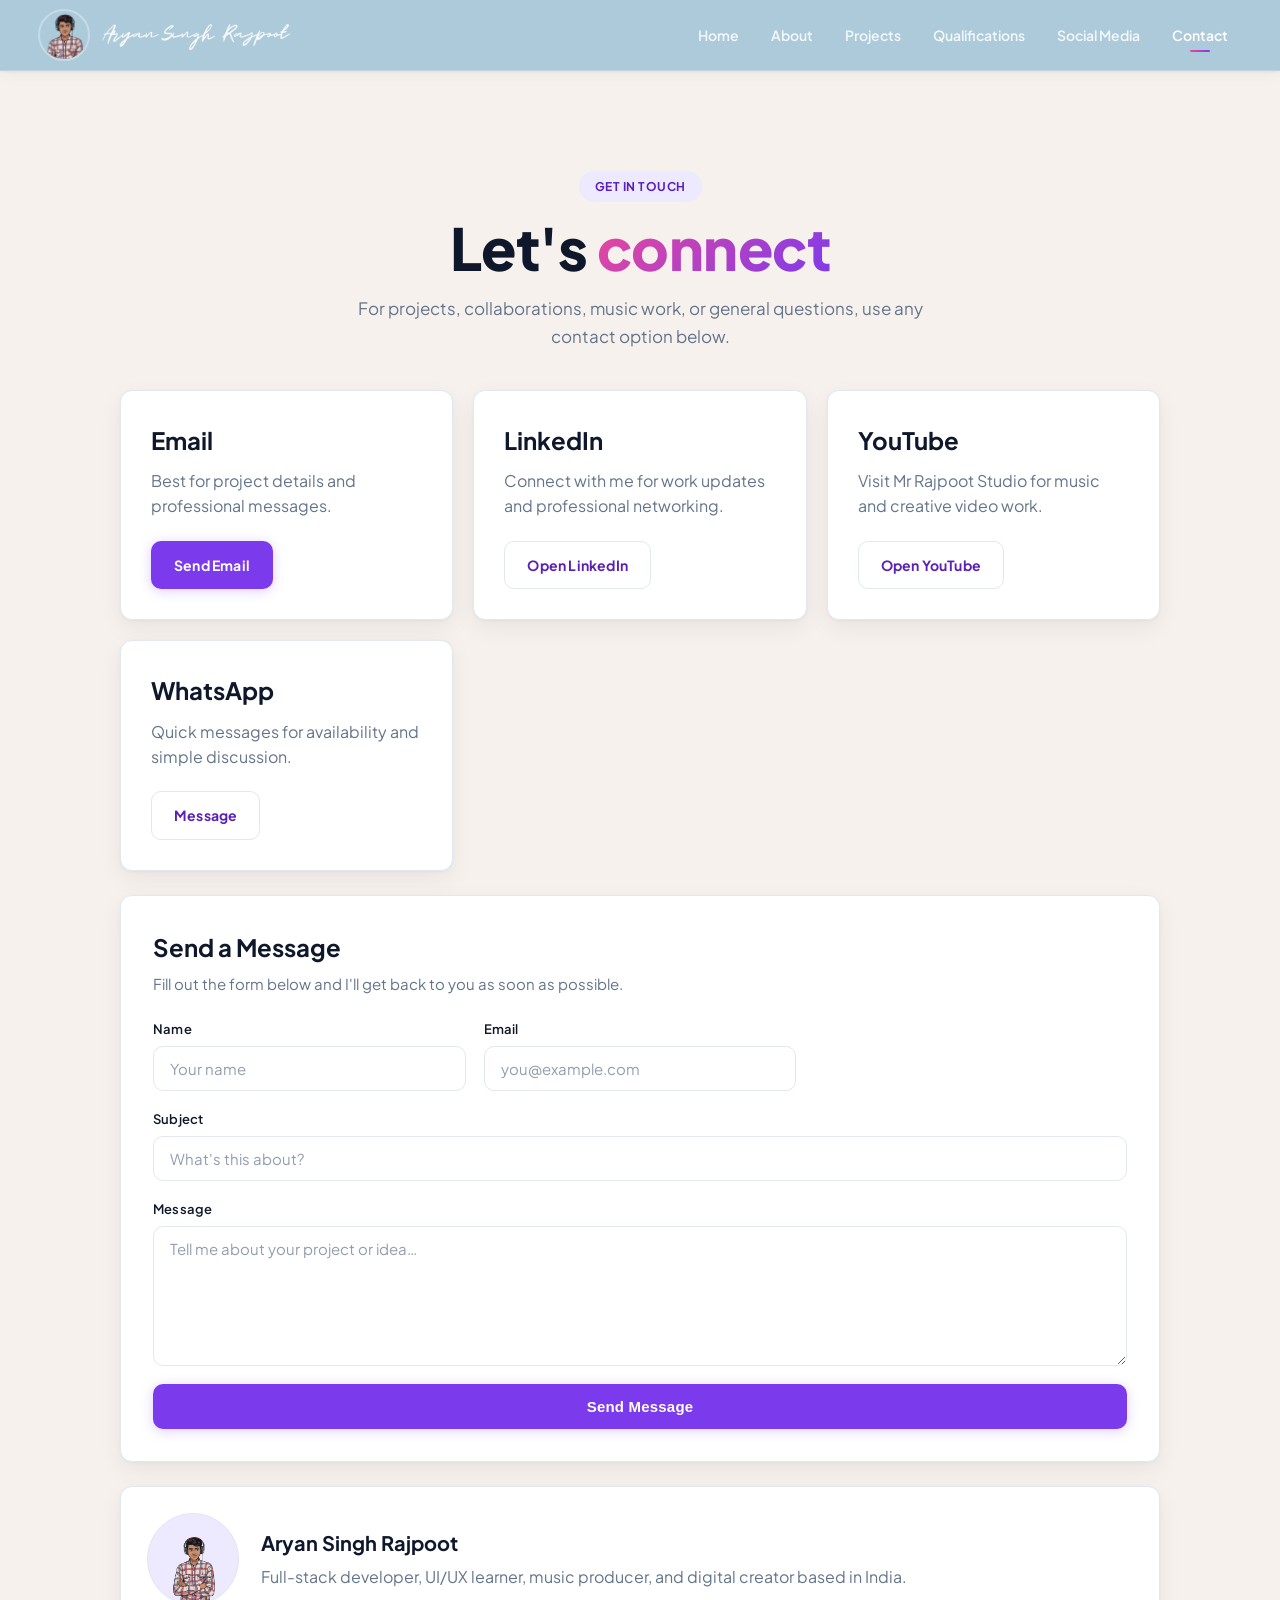
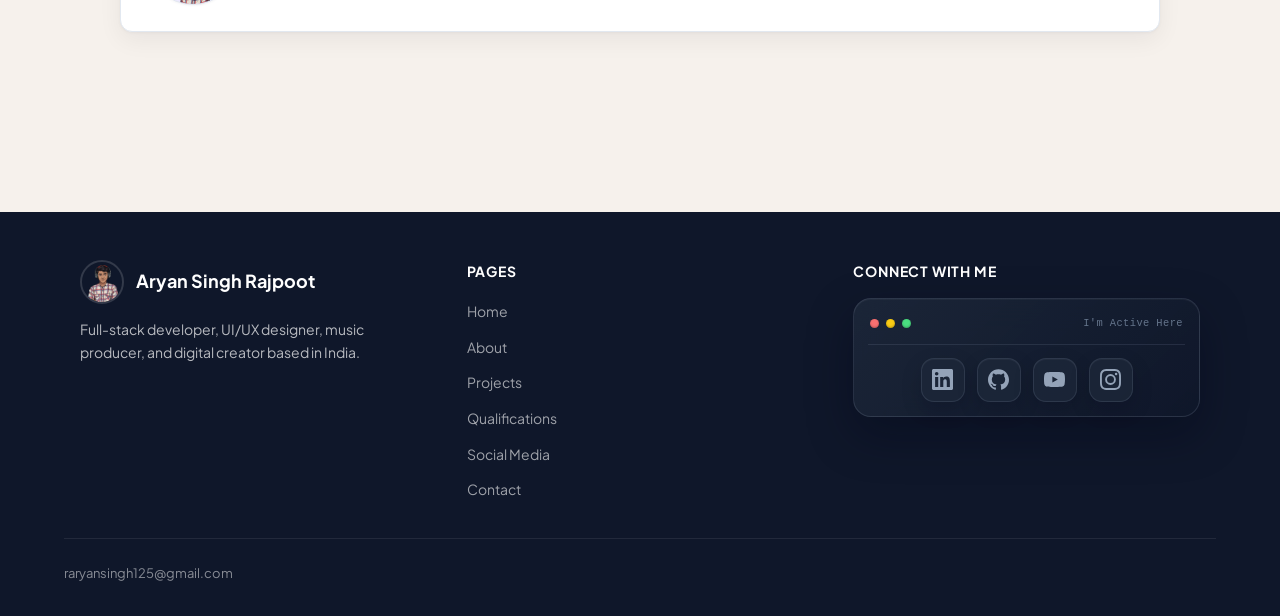
<file: Pages/contact/contact.html>
<!DOCTYPE html>
<html lang="en">
<head>
    <meta charset="UTF-8" />
    <meta name="viewport" content="width=device-width, initial-scale=1.0" />
    <title>Contact — Aryan Singh Rajpoot</title>
    <meta name="description" content="Get in touch with Aryan Singh Rajpoot for web development projects, collaborations, music work, or general questions." />

    <!-- Open Graph -->
    <meta property="og:title" content="Contact — Aryan Singh Rajpoot" />
    <meta property="og:description" content="Reach out for projects, collaborations, music work, or general questions." />
    <meta property="og:type" content="website" />
    <meta property="og:image" content="../../assets/png-images/mySketch.png" />

    <!-- Twitter Card -->
    <meta name="twitter:card" content="summary" />
    <meta name="twitter:title" content="Contact — Aryan Singh Rajpoot" />
    <meta name="twitter:description" content="Reach out for projects, collaborations, music work, or general questions." />

    <!-- Fonts -->
    <link rel="preconnect" href="https://fonts.googleapis.com">
    <link rel="preconnect" href="https://fonts.gstatic.com" crossorigin>
    <link rel="preload" as="style" href="https://fonts.googleapis.com/css2?family=Plus+Jakarta+Sans:wght@400;500;600;700;800&display=swap" />
    <link rel="stylesheet" href="https://fonts.googleapis.com/css2?family=Plus+Jakarta+Sans:wght@400;500;600;700;800&display=swap" media="print" onload="this.media='all'" />
    <noscript>
        <link rel="stylesheet" href="https://fonts.googleapis.com/css2?family=Plus+Jakarta+Sans:wght@400;500;600;700;800&display=swap" />
    </noscript>

    <!-- Styles -->
    <link rel="stylesheet" href="../../global.css" />
    <link rel="stylesheet" href="../../navbar.css" />
    <link rel="stylesheet" href="contact.css" />
</head>
<body>

    <a class="skip-link" href="#main-content">Skip to main content</a>

    <!-- ═══ Site Header ═══ -->
    <header class="site-header">
        <nav class="navbar" aria-label="Primary navigation">
            <div class="nav-inner">
                <a class="brand" href="../../index.html">
                    <img src="../../assets/png-images/mySketch.png" alt="Aryan Singh Rajpoot logo" width="52" height="52" />
                    <img class="signature" src="../../assets/png-images/Aryan Signature.png" alt="Aryan Singh Rajpoot" width="189" height="26" />
                </a>
                <input class="menu-toggle" type="checkbox" id="menu-toggle" />
                <label class="menu-button" for="menu-toggle" aria-label="Toggle navigation menu">
                    <span></span>
                    <span></span>
                    <span></span>
                </label>
                <ul class="nav-links">
                    <li><a href="../../index.html">Home</a></li>
                    <li><a href="../about/about.html">About</a></li>
                    <li><a href="../projects/projects.html">Projects</a></li>
                    <li><a href="../qualifications/qualifications.html">Qualifications</a></li>
                    <li><a href="../social-media/social-media.html">Social Media</a></li>
                    <li><a class="active" href="contact.html" aria-current="page">Contact</a></li>
                </ul>
            </div>
        </nav>
    </header>

    <!-- ═══ Main Content ═══ -->
    <main id="main-content" class="page-shell contact-page">
        <header class="page-header center">
            <span class="eyebrow">Get in touch</span>
            <h1>Let's <span class="highlight">connect</span></h1>
            <p>For projects, collaborations, music work, or general questions, use any contact option below.</p>
        </header>

        <!-- Quick Contact Cards -->
        <section class="contact-grid fade-in-up" aria-label="Contact methods">
            <article class="contact-card card">
                <h2>Email</h2>
                <p>Best for project details and professional messages.</p>
                <a class="button primary" href="mailto:raryansingh125@gmail.com">Send Email</a>
            </article>

            <article class="contact-card card">
                <h2>LinkedIn</h2>
                <p>Connect with me for work updates and professional networking.</p>
                <a class="button secondary" href="https://www.linkedin.com/in/aryannoff/" target="_blank" rel="noopener">Open LinkedIn</a>
            </article>

            <article class="contact-card card">
                <h2>YouTube</h2>
                <p>Visit Mr Rajpoot Studio for music and creative video work.</p>
                <a class="button secondary" href="https://youtube.com/@MrRajpootStudio" target="_blank" rel="noopener">Open YouTube</a>
            </article>

            <article class="contact-card card">
                <h2>WhatsApp</h2>
                <p>Quick messages for availability and simple discussion.</p>
                <a class="button secondary" href="https://wa.me/91XXXXXXXXXX" target="_blank" rel="noopener">Message</a>
            </article>
        </section>

        <!-- Contact Form -->
        <section class="contact-form-section card fade-in-up" aria-label="Contact form">
            <h2>Send a Message</h2>
            <p class="form-intro">Fill out the form below and I'll get back to you as soon as possible.</p>

            <!-- To activate: replace "#" with your Formspree endpoint, e.g. "https://formspree.io/f/yourFormId" -->
            <form id="contact-form" class="contact-form" action="https://api.web3forms.com/submit" method="POST" novalidate>
                <input type="hidden" name="access_key" value="9fe7963b-2845-47a7-af6c-b1864e643658">
                <div class="form-group">
                    <label for="contact-name">Name</label>
                    <input type="text" id="contact-name" name="name" placeholder="Your name" required minlength="2" maxlength="100" autocomplete="name" />
                </div>

                <div class="form-group">
                    <label for="contact-email">Email</label>
                    <input type="email" id="contact-email" name="email" placeholder="you@example.com" required autocomplete="email" />
                </div>

                <div class="form-group full-width">
                    <label for="contact-subject">Subject</label>
                    <input type="text" id="contact-subject" name="subject" placeholder="What's this about?" required minlength="3" maxlength="200" />
                </div>

                <div class="form-group full-width">
                    <label for="contact-message">Message</label>
                    <textarea id="contact-message" name="message" placeholder="Tell me about your project or idea…" required minlength="10" maxlength="2000"></textarea>
                </div>

                <div class="form-group full-width">
                    <button type="submit" class="button primary">Send Message</button>
                </div>

                <div id="form-feedback" class="form-feedback" hidden></div>
            </form>
        </section>

        <!-- Author Card -->
        <section class="contact-note card fade-in-up" aria-label="About the author">
            <img src="../../assets/png-images/mySketch.png" alt="Aryan Singh Rajpoot" loading="lazy" width="92" height="92" />
            <div>
                <h2>Aryan Singh Rajpoot</h2>
                <p>Full-stack developer, UI/UX learner, music producer, and digital creator based in India.</p>
            </div>
        </section>
    </main>

    <!-- ═══ Site Footer ═══ -->
    <footer class="site-footer">
        <div class="footer-inner">
            <div class="footer-about">
                <div class="footer-brand">
                    <img src="../../assets/png-images/mySketch.png" alt="Aryan Singh Rajpoot" loading="lazy" width="44" height="44" />
                    <span>Aryan Singh Rajpoot</span>
                </div>
                <p>Full-stack developer, UI/UX designer, music producer, and digital creator based in India.</p>
            </div>
            <nav class="footer-nav" aria-label="Footer navigation">
                <h3>Pages</h3>
                <ul>
                    <li><a href="../../index.html">Home</a></li>
                    <li><a href="../about/about.html">About</a></li>
                    <li><a href="../projects/projects.html">Projects</a></li>
                    <li><a href="../qualifications/qualifications.html">Qualifications</a></li>
                    <li><a href="../social-media/social-media.html">Social Media</a></li>
                    <li><a href="contact.html">Contact</a></li>
                </ul>
            </nav>
            <div class="footer-social">
    <h3>Connect with Me</h3>

    <div class="social-window">
        <div class="social-window-header">
            <div class="window-controls" aria-hidden="true">
                <span class="window-dot dot-red"></span>
                <span class="window-dot dot-yellow"></span>
                <span class="window-dot dot-green"></span>
            </div>

            <span class="social-window-file">I'm Active Here</span>
        </div>

        <div class="footer-social-links">
            <a class="footer-social-link linkedin"
               href="https://www.linkedin.com/in/aryannoff/"
               target="_blank"
               rel="noopener noreferrer"
               aria-label="Visit my LinkedIn profile"
               data-tooltip="LinkedIn">

                <svg viewBox="0 0 24 24" aria-hidden="true">
                    <path d="M20.447 20.452h-3.554v-5.569c0-1.328-.027-3.037-1.852-3.037-1.853 0-2.136 1.445-2.136 2.939v5.667H9.351V9h3.414v1.561h.046c.477-.9 1.637-1.85 3.37-1.85 3.601 0 4.267 2.37 4.267 5.455v6.286zM5.337 7.433a2.062 2.062 0 01-2.063-2.065 2.064 2.064 0 112.063 2.065zm1.782 13.019H3.555V9h3.564v11.452zM22.225 0H1.771C.792 0 0 .774 0 1.729v20.542C0 23.227.792 24 1.771 24h20.451C23.2 24 24 23.227 24 22.271V1.729C24 .774 23.2 0 22.222 0h.003z"/>
                </svg>
            </a>

            <a class="footer-social-link github"
               href="https://github.com/"
               target="_blank"
               rel="noopener noreferrer"
               aria-label="Visit my GitHub profile"
               data-tooltip="GitHub">

                <svg viewBox="0 0 24 24" aria-hidden="true">
                    <path d="M12 .297c-6.63 0-12 5.373-12 12 0 5.303 3.438 9.8 8.205 11.385.6.113.82-.258.82-.577 0-.285-.01-1.04-.015-2.04-3.338.724-4.042-1.61-4.042-1.61C4.422 18.07 3.633 17.7 3.633 17.7c-1.087-.744.084-.729.084-.729 1.205.084 1.838 1.236 1.838 1.236 1.07 1.835 2.809 1.305 3.495.998.108-.776.417-1.305.76-1.605-2.665-.3-5.466-1.332-5.466-5.93 0-1.31.465-2.38 1.235-3.22-.135-.303-.54-1.523.105-3.176 0 0 1.005-.322 3.3 1.23.96-.267 1.98-.399 3-.405 1.02.006 2.04.138 3 .405 2.28-1.552 3.285-1.23 3.285-1.23.645 1.653.24 2.873.12 3.176.765.84 1.23 1.91 1.23 3.22 0 4.61-2.805 5.625-5.475 5.92.42.36.81 1.096.81 2.22 0 1.606-.015 2.896-.015 3.286 0 .315.21.69.825.57C20.565 22.092 24 17.592 24 12.297c0-6.627-5.373-12-12-12"/>
                </svg>
            </a>

            <a class="footer-social-link youtube"
               href="https://youtube.com/@MrRajpootStudio"
               target="_blank"
               rel="noopener noreferrer"
               aria-label="Visit Mr Rajpoot Studio on YouTube"
               data-tooltip="YouTube">

                <svg viewBox="0 0 24 24" aria-hidden="true">
                    <path d="M23.498 6.186a3.016 3.016 0 0 0-2.122-2.136C19.505 3.545 12 3.545 12 3.545s-7.505 0-9.377.505A3.017 3.017 0 0 0 .502 6.186C0 8.07 0 12 0 12s0 3.93.502 5.814a3.016 3.016 0 0 0 2.122 2.136c1.871.505 9.376.505 9.376.505s7.505 0 9.377-.505a3.015 3.015 0 0 0 2.122-2.136C24 15.93 24 12 24 12s0-3.93-.502-5.814zM9.545 15.568V8.432L15.818 12l-6.273 3.568z"/>
                </svg>
            </a>

            <a class="footer-social-link instagram"
               href="https://instagram.com/"
               target="_blank"
               rel="noopener noreferrer"
               aria-label="Visit my Instagram profile"
               data-tooltip="Instagram">

                <svg viewBox="0 0 24 24" aria-hidden="true">
                    <path d="M12 2.163c3.204 0 3.584.012 4.85.07 3.252.148 4.771 1.691 4.919 4.919.058 1.265.069 1.645.069 4.849s-.012 3.584-.069 4.849c-.149 3.225-1.664 4.771-4.919 4.919-1.266.058-1.644.07-4.85.07s-3.584-.012-4.849-.07c-3.26-.149-4.771-1.699-4.919-4.92-.058-1.265-.07-1.644-.07-4.849s.013-3.583.07-4.849C2.381 3.924 3.896 2.38 7.151 2.232 8.417 2.175 8.796 2.163 12 2.163zm0-2.163C8.741 0 8.333.014 7.053.072 2.695.272.273 2.69.073 7.052.014 8.333 0 8.741 0 12s.014 3.668.072 4.948c.2 4.358 2.618 6.78 6.98 6.98C8.333 23.986 8.741 24 12 24s3.668-.014 4.948-.072c4.354-.2 6.782-2.618 6.979-6.98C23.986 15.668 24 15.26 24 12s-.014-3.667-.072-4.947c-.196-4.354-2.617-6.78-6.979-6.98C15.668.014 15.26 0 12 0zm0 5.838a6.162 6.162 0 100 12.324 6.162 6.162 0 000-12.324zm0 10.162a4 4 0 110-8 4 4 0 010 8zm6.406-11.845a1.44 1.44 0 100 2.881 1.44 1.44 0 000-2.881z"/>
                </svg>
            </a>
        </div>
    </div>
</div>
        </div>
        <div class="footer-bottom">
            <a href="mailto:raryansingh125@gmail.com">raryansingh125@gmail.com</a>
        </div>
    </footer>

    <script src="../../main.js" defer></script>
</body>
</html>
</file>
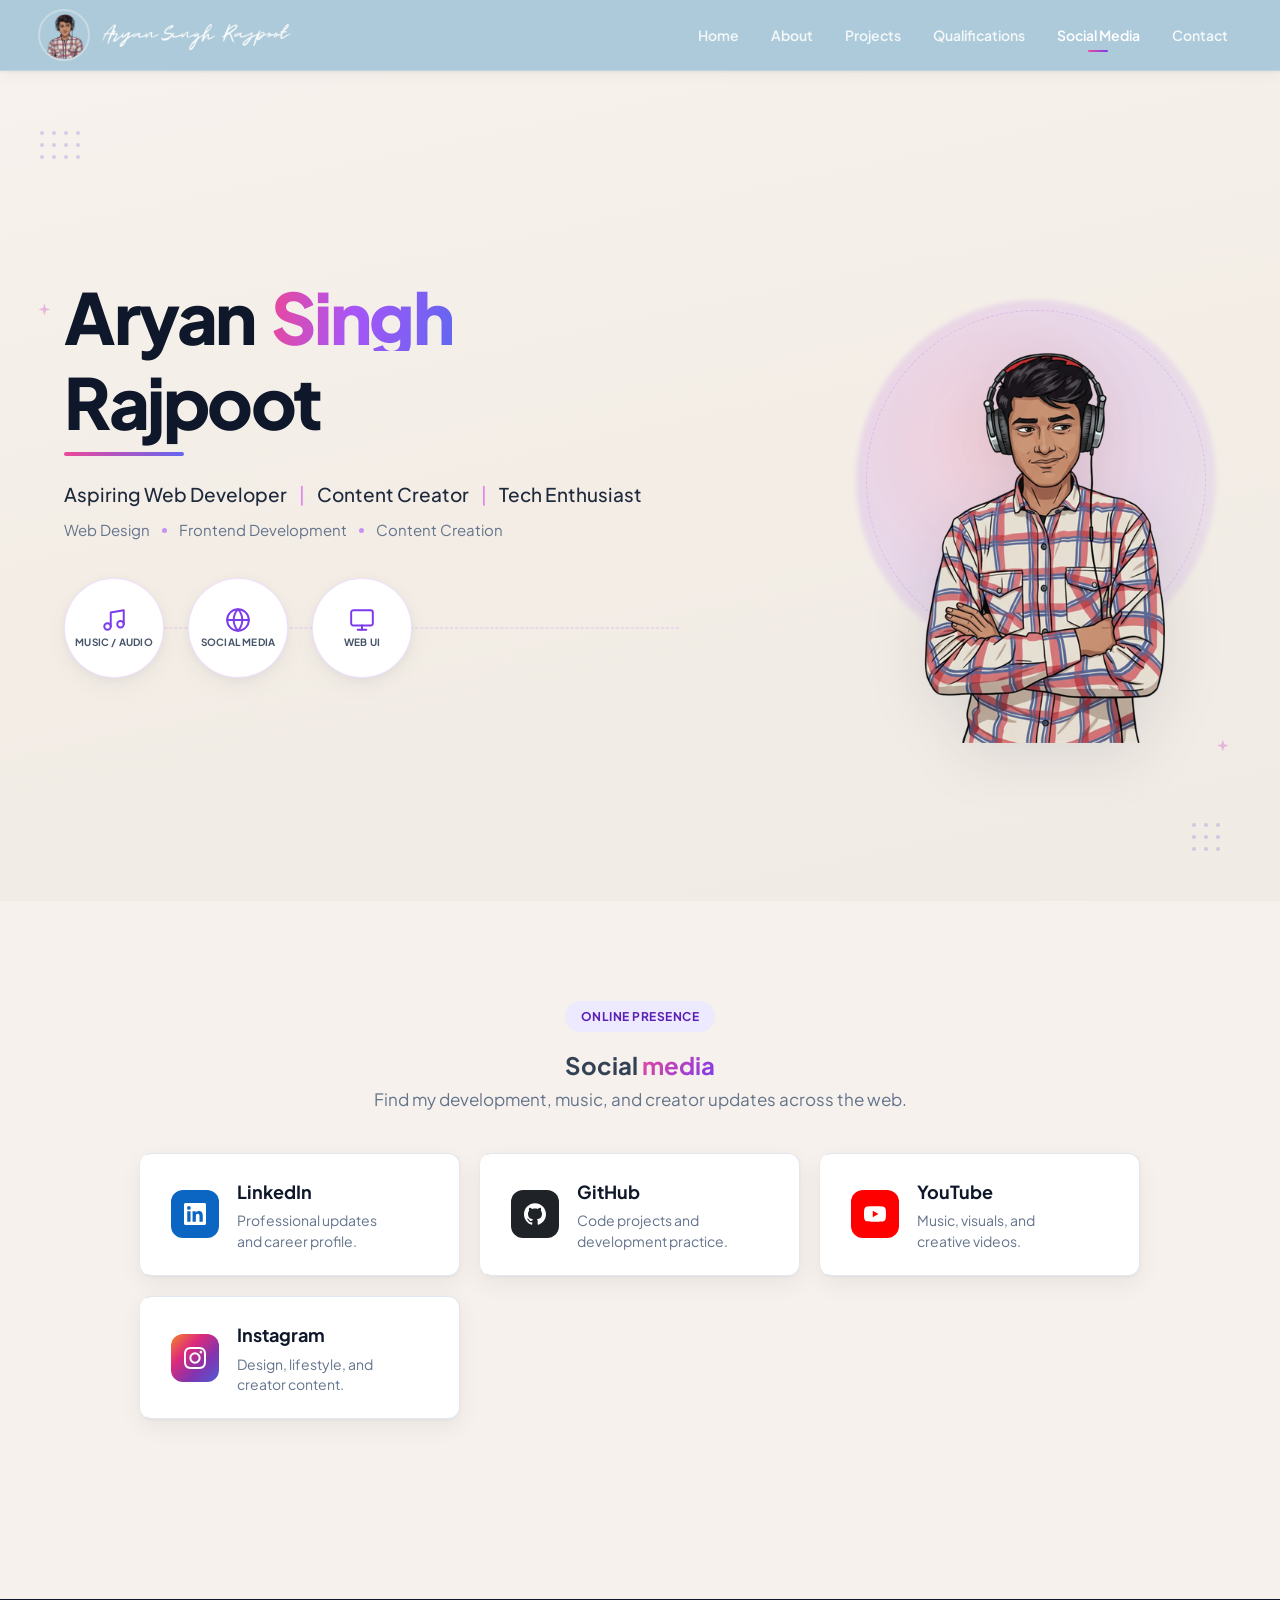
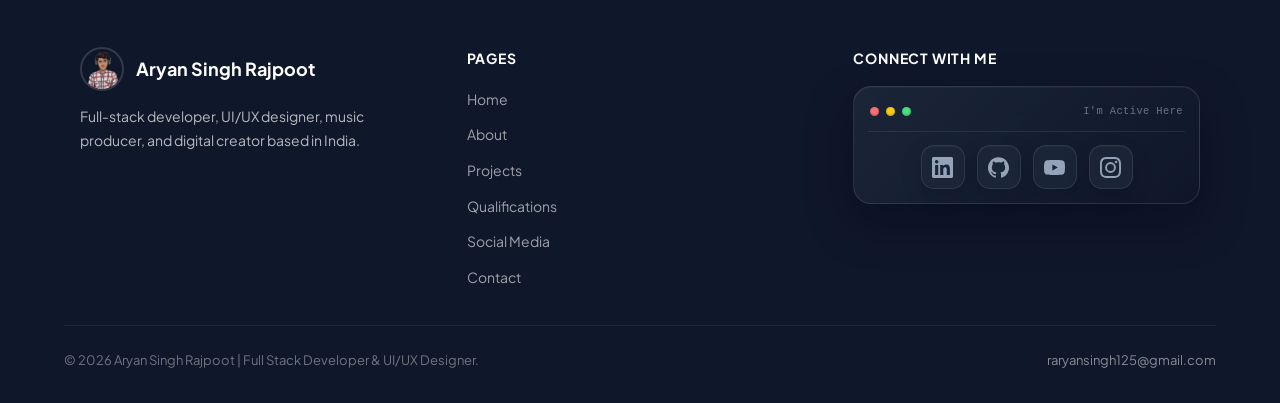
<file: Pages/social-media/social-media.html>
<!DOCTYPE html>
<html lang="en">

<head>
    <meta charset="UTF-8" />
    <meta name="viewport" content="width=device-width, initial-scale=1.0" />
    <title>Social Media — Aryan Singh Rajpoot</title>
    <meta name="description" content="Connect with Aryan Singh Rajpoot across LinkedIn, GitHub, YouTube, and Instagram. Web developer, content creator, and music producer." />

    <!-- Open Graph -->
    <meta property="og:title" content="Social Media — Aryan Singh Rajpoot" />
    <meta property="og:description" content="Find development, music, and creator updates across the web." />
    <meta property="og:type" content="website" />
    <meta property="og:image" content="../../assets/png-images/mySketch.png" />

    <!-- Twitter Card -->
    <meta name="twitter:card" content="summary" />
    <meta name="twitter:title" content="Social Media — Aryan Singh Rajpoot" />
    <meta name="twitter:description" content="Connect across LinkedIn, GitHub, YouTube, and Instagram." />

    <!-- Fonts -->
    <link rel="preconnect" href="https://fonts.googleapis.com">
    <link rel="preconnect" href="https://fonts.gstatic.com" crossorigin>
    <link rel="preload" as="style" href="https://fonts.googleapis.com/css2?family=Plus+Jakarta+Sans:wght@400;500;600;700;800&display=swap" />
    <link rel="stylesheet" href="https://fonts.googleapis.com/css2?family=Plus+Jakarta+Sans:wght@400;500;600;700;800&display=swap" media="print" onload="this.media='all'" />
    <noscript>
        <link rel="stylesheet" href="https://fonts.googleapis.com/css2?family=Plus+Jakarta+Sans:wght@400;500;600;700;800&display=swap" />
    </noscript>

    <!-- Styles -->
    <link rel="stylesheet" href="../../global.css" />
    <link rel="stylesheet" href="../../navbar.css" />
    <link rel="stylesheet" href="social-media.css" />
</head>

<body>

    <a class="skip-link" href="#main-content">Skip to main content</a>

    <!-- ═══ Site Header ═══ -->
    <header class="site-header">
        <nav class="navbar" aria-label="Primary navigation">
            <div class="nav-inner">
                <a class="brand" href="../../index.html">
                    <img src="../../assets/png-images/mySketch.png" alt="Aryan Singh Rajpoot logo" width="52" height="52" />
                    <img class="signature" src="../../assets/png-images/Aryan Signature.png" alt="Aryan Singh Rajpoot" width="189" height="26" />
                </a>
                <input class="menu-toggle" type="checkbox" id="menu-toggle" />
                <label class="menu-button" for="menu-toggle" aria-label="Toggle navigation menu">
                    <span></span>
                    <span></span>
                    <span></span>
                </label>
                <ul class="nav-links">
                    <li><a href="../../index.html">Home</a></li>
                    <li><a href="../about/about.html">About</a></li>
                    <li><a href="../projects/projects.html">Projects</a></li>
                    <li><a href="../qualifications/qualifications.html">Qualifications</a></li>
                    <li><a class="active" href="social-media.html" aria-current="page">Social Media</a></li>
                    <li><a href="../contact/contact.html">Contact</a></li>
                </ul>
            </div>
        </nav>
    </header>

    <!-- ═══ Main Content ═══ -->
    <main id="main-content">

        <!-- ════════════════════════════════════
             HERO BANNER
        ════════════════════════════════════ -->
        <section class="hero" id="hero-banner" aria-label="Hero introduction">

            <!-- Minimal decorative accents -->
            <div class="hero-decor">
                <div class="dot-grid dot-grid--tl" aria-hidden="true">
                    <span></span><span></span><span></span><span></span>
                    <span></span><span></span><span></span><span></span>
                    <span></span><span></span><span></span><span></span>
                </div>
                <div class="dot-grid dot-grid--br" aria-hidden="true">
                    <span></span><span></span><span></span>
                    <span></span><span></span><span></span>
                    <span></span><span></span><span></span>
                </div>
                <div class="sparkle sparkle--1" aria-hidden="true"></div>
                <div class="sparkle sparkle--2" aria-hidden="true"></div>
            </div>

            <div class="hero-inner">

                <!-- LEFT: Text Content -->
                <div class="hero-content">
                    <h1 class="hero-title">
                        <span class="hero-title__dark">Aryan</span>
                        <span class="hero-title__gradient">Singh</span>
                        <span class="hero-title__dark">Rajpoot</span>
                    </h1>

                    <div class="hero-underline" aria-hidden="true"></div>

                    <p class="hero-subtitle">
                        Aspiring Web Developer
                        <span class="hero-subtitle__sep">|</span>
                        Content Creator
                        <span class="hero-subtitle__sep">|</span>
                        Tech Enthusiast
                    </p>

                    <p class="hero-skills">
                        <span>Web Design</span>
                        <i class="hero-skills__dot" aria-hidden="true"></i>
                        <span>Frontend Development</span>
                        <i class="hero-skills__dot" aria-hidden="true"></i>
                        <span>Content Creation</span>
                    </p>

                    <!-- Feature Cards -->
                    <div class="feature-row">
                        <div class="feature-line" aria-hidden="true"></div>

                        <div class="feature-card">
                            <div class="feature-card__icon">
                                <!-- Music SVG icon -->
                                <svg viewBox="0 0 24 24" fill="none" stroke="currentColor" stroke-width="1.8" stroke-linecap="round" stroke-linejoin="round" aria-hidden="true">
                                    <path d="M9 18V5l12-2v13"/>
                                    <circle cx="6" cy="18" r="3"/><circle cx="18" cy="16" r="3"/>
                                </svg>
                            </div>
                            <p>Music / Audio</p>
                        </div>

                        <div class="feature-card">
                            <div class="feature-card__icon">
                                <!-- Globe / Social SVG icon -->
                                <svg viewBox="0 0 24 24" fill="none" stroke="currentColor" stroke-width="1.8" stroke-linecap="round" stroke-linejoin="round" aria-hidden="true">
                                    <circle cx="12" cy="12" r="10"/>
                                    <line x1="2" y1="12" x2="22" y2="12"/>
                                    <path d="M12 2a15.3 15.3 0 0 1 4 10 15.3 15.3 0 0 1-4 10 15.3 15.3 0 0 1-4-10 15.3 15.3 0 0 1 4-10z"/>
                                </svg>
                            </div>
                            <p>Social Media</p>
                        </div>

                        <div class="feature-card">
                            <div class="feature-card__icon">
                                <!-- Monitor / Web UI SVG icon -->
                                <svg viewBox="0 0 24 24" fill="none" stroke="currentColor" stroke-width="1.8" stroke-linecap="round" stroke-linejoin="round" aria-hidden="true">
                                    <rect x="2" y="3" width="20" height="14" rx="2" ry="2"/>
                                    <line x1="8" y1="21" x2="16" y2="21"/>
                                    <line x1="12" y1="17" x2="12" y2="21"/>
                                </svg>
                            </div>
                            <p>Web UI</p>
                        </div>
                    </div>
                </div>

                <!-- RIGHT: Avatar Visual -->
                <div class="hero-visual">
                    <div class="hero-visual__glow" aria-hidden="true"></div>
                    <div class="hero-visual__ring" aria-hidden="true"></div>
                    <div class="hero-visual__avatar">
                        <img src="../../assets/png-images/mySketch.png" alt="Aryan Singh Rajpoot illustration" class="hero-visual__img" width="300" height="525" />
                    </div>
                </div>

            </div>
        </section>

        <!-- ════════════════════════════════════
             SOCIAL MEDIA SECTION
        ════════════════════════════════════ -->
        <div class="page-shell social-page">
            <header class="page-header center">
                <span class="eyebrow">Online presence</span>
                <h2>Social <span class="highlight">media</span></h2>
                <p>Find my development, music, and creator updates across the web.</p>
            </header>

            <section class="social-grid fade-in-up" id="social-links" aria-label="Social media links">

                <!-- LinkedIn -->
                <a class="social-card card" href="https://www.linkedin.com/in/aryannoff/" target="_blank" rel="noopener" id="card-linkedin">
                    <div class="social-card__icon social-card__icon--linkedin">
                        <svg viewBox="0 0 24 24" fill="currentColor" aria-hidden="true">
                            <path d="M20.447 20.452h-3.554v-5.569c0-1.328-.027-3.037-1.852-3.037-1.853 0-2.136 1.445-2.136 2.939v5.667H9.351V9h3.414v1.561h.046c.477-.9 1.637-1.85 3.37-1.85 3.601 0 4.267 2.37 4.267 5.455v6.286zM5.337 7.433a2.062 2.062 0 01-2.063-2.065 2.064 2.064 0 112.063 2.065zm1.782 13.019H3.555V9h3.564v11.452zM22.225 0H1.771C.792 0 0 .774 0 1.729v20.542C0 23.227.792 24 1.771 24h20.451C23.2 24 24 23.227 24 22.271V1.729C24 .774 23.2 0 22.222 0h.003z"/>
                        </svg>
                    </div>
                    <div class="social-card__body">
                        <h3>LinkedIn</h3>
                        <p>Professional updates and career profile.</p>
                    </div>
                    <span class="social-card__arrow" aria-hidden="true">→</span>
                </a>

                <!-- GitHub -->
                <a class="social-card card" href="https://github.com/" target="_blank" rel="noopener" id="card-github">
                    <div class="social-card__icon social-card__icon--github">
                        <svg viewBox="0 0 24 24" fill="currentColor" aria-hidden="true">
                            <path d="M12 .297c-6.63 0-12 5.373-12 12 0 5.303 3.438 9.8 8.205 11.385.6.113.82-.258.82-.577 0-.285-.01-1.04-.015-2.04-3.338.724-4.042-1.61-4.042-1.61C4.422 18.07 3.633 17.7 3.633 17.7c-1.087-.744.084-.729.084-.729 1.205.084 1.838 1.236 1.838 1.236 1.07 1.835 2.809 1.305 3.495.998.108-.776.417-1.305.76-1.605-2.665-.3-5.466-1.332-5.466-5.93 0-1.31.465-2.38 1.235-3.22-.135-.303-.54-1.523.105-3.176 0 0 1.005-.322 3.3 1.23.96-.267 1.98-.399 3-.405 1.02.006 2.04.138 3 .405 2.28-1.552 3.285-1.23 3.285-1.23.645 1.653.24 2.873.12 3.176.765.84 1.23 1.91 1.23 3.22 0 4.61-2.805 5.625-5.475 5.92.42.36.81 1.096.81 2.22 0 1.606-.015 2.896-.015 3.286 0 .315.21.69.825.57C20.565 22.092 24 17.592 24 12.297c0-6.627-5.373-12-12-12"/>
                        </svg>
                    </div>
                    <div class="social-card__body">
                        <h3>GitHub</h3>
                        <p>Code projects and development practice.</p>
                    </div>
                    <span class="social-card__arrow" aria-hidden="true">→</span>
                </a>

                <!-- YouTube -->
                <a class="social-card card" href="https://youtube.com/@MrRajpootStudio" target="_blank" rel="noopener" id="card-youtube">
                    <div class="social-card__icon social-card__icon--youtube">
                        <svg viewBox="0 0 24 24" fill="currentColor" aria-hidden="true">
                            <path d="M23.498 6.186a3.016 3.016 0 0 0-2.122-2.136C19.505 3.545 12 3.545 12 3.545s-7.505 0-9.377.505A3.017 3.017 0 0 0 .502 6.186C0 8.07 0 12 0 12s0 3.93.502 5.814a3.016 3.016 0 0 0 2.122 2.136c1.871.505 9.376.505 9.376.505s7.505 0 9.377-.505a3.015 3.015 0 0 0 2.122-2.136C24 15.93 24 12 24 12s0-3.93-.502-5.814zM9.545 15.568V8.432L15.818 12l-6.273 3.568z"/>
                        </svg>
                    </div>
                    <div class="social-card__body">
                        <h3>YouTube</h3>
                        <p>Music, visuals, and creative videos.</p>
                    </div>
                    <span class="social-card__arrow" aria-hidden="true">→</span>
                </a>

                <!-- Instagram -->
                <a class="social-card card" href="https://instagram.com/" target="_blank" rel="noopener" id="card-instagram">
                    <div class="social-card__icon social-card__icon--instagram">
                        <svg viewBox="0 0 24 24" fill="currentColor" aria-hidden="true">
                            <path d="M12 0C8.74 0 8.333.015 7.053.072 5.775.132 4.905.333 4.14.63c-.789.306-1.459.717-2.126 1.384S.935 3.35.63 4.14C.333 4.905.131 5.775.072 7.053.012 8.333 0 8.74 0 12s.015 3.667.072 4.947c.06 1.277.261 2.148.558 2.913.306.788.717 1.459 1.384 2.126.667.666 1.336 1.079 2.126 1.384.766.296 1.636.499 2.913.558C8.333 23.988 8.74 24 12 24s3.667-.015 4.947-.072c1.277-.06 2.148-.262 2.913-.558.788-.306 1.459-.718 2.126-1.384.666-.667 1.079-1.335 1.384-2.126.296-.765.499-1.636.558-2.913.06-1.28.072-1.687.072-4.947s-.015-3.667-.072-4.947c-.06-1.277-.262-2.149-.558-2.913-.306-.789-.718-1.459-1.384-2.126C21.319 1.347 20.651.935 19.86.63c-.765-.297-1.636-.499-2.913-.558C15.667.012 15.26 0 12 0zm0 2.16c3.203 0 3.585.016 4.85.071 1.17.055 1.805.249 2.227.415.562.217.96.477 1.382.896.419.42.679.819.896 1.381.164.422.36 1.057.413 2.227.057 1.266.07 1.646.07 4.85s-.015 3.585-.074 4.85c-.061 1.17-.256 1.805-.421 2.227-.224.562-.479.96-.899 1.382-.419.419-.824.679-1.38.896-.42.164-1.065.36-2.235.413-1.274.057-1.649.07-4.859.07-3.211 0-3.586-.015-4.859-.074-1.171-.061-1.816-.256-2.236-.421-.569-.224-.96-.479-1.379-.899-.421-.419-.69-.824-.9-1.38-.165-.42-.359-1.065-.42-2.235-.045-1.26-.061-1.649-.061-4.844 0-3.196.016-3.586.061-4.861.061-1.17.255-1.814.42-2.234.21-.57.479-.96.9-1.381.419-.419.81-.689 1.379-.898.42-.166 1.051-.361 2.221-.421 1.275-.045 1.65-.06 4.859-.06l.045.03zm0 3.678a6.162 6.162 0 1 0 0 12.324 6.162 6.162 0 1 0 0-12.324zM12 16c-2.21 0-4-1.79-4-4s1.79-4 4-4 4 1.79 4 4-1.79 4-4 4zm7.846-10.405a1.441 1.441 0 1 1-2.882 0 1.441 1.441 0 0 1 2.882 0z"/>
                        </svg>
                    </div>
                    <div class="social-card__body">
                        <h3>Instagram</h3>
                        <p>Design, lifestyle, and creator content.</p>
                    </div>
                    <span class="social-card__arrow" aria-hidden="true">→</span>
                </a>

            </section>
        </div>

    </main>

    <!-- ═══ Site Footer ═══ -->
    <footer class="site-footer">
        <div class="footer-inner">
            <div class="footer-about">
                <div class="footer-brand">
                    <img src="../../assets/png-images/mySketch.png" alt="Aryan Singh Rajpoot" loading="lazy" width="44" height="44" />
                    <span>Aryan Singh Rajpoot</span>
                </div>
                <p>Full-stack developer, UI/UX designer, music producer, and digital creator based in India.</p>
            </div>
            <nav class="footer-nav" aria-label="Footer navigation">
                <h3>Pages</h3>
                <ul>
                    <li><a href="../../index.html">Home</a></li>
                    <li><a href="../about/about.html">About</a></li>
                    <li><a href="../projects/projects.html">Projects</a></li>
                    <li><a href="../qualifications/qualifications.html">Qualifications</a></li>
                    <li><a href="social-media.html">Social Media</a></li>
                    <li><a href="../contact/contact.html">Contact</a></li>
                </ul>
            </nav>
            <div class="footer-social">
    <h3>Connect with Me</h3>

    <div class="social-window">
        <div class="social-window-header">
            <div class="window-controls" aria-hidden="true">
                <span class="window-dot dot-red"></span>
                <span class="window-dot dot-yellow"></span>
                <span class="window-dot dot-green"></span>
            </div>

            <span class="social-window-file">I'm Active Here</span>
        </div>

        <div class="footer-social-links">
            <a class="footer-social-link linkedin"
               href="https://www.linkedin.com/in/aryannoff/"
               target="_blank"
               rel="noopener noreferrer"
               aria-label="Visit my LinkedIn profile"
               data-tooltip="LinkedIn">

                <svg viewBox="0 0 24 24" aria-hidden="true">
                    <path d="M20.447 20.452h-3.554v-5.569c0-1.328-.027-3.037-1.852-3.037-1.853 0-2.136 1.445-2.136 2.939v5.667H9.351V9h3.414v1.561h.046c.477-.9 1.637-1.85 3.37-1.85 3.601 0 4.267 2.37 4.267 5.455v6.286zM5.337 7.433a2.062 2.062 0 01-2.063-2.065 2.064 2.064 0 112.063 2.065zm1.782 13.019H3.555V9h3.564v11.452zM22.225 0H1.771C.792 0 0 .774 0 1.729v20.542C0 23.227.792 24 1.771 24h20.451C23.2 24 24 23.227 24 22.271V1.729C24 .774 23.2 0 22.222 0h.003z"/>
                </svg>
            </a>

            <a class="footer-social-link github"
               href="https://github.com/"
               target="_blank"
               rel="noopener noreferrer"
               aria-label="Visit my GitHub profile"
               data-tooltip="GitHub">

                <svg viewBox="0 0 24 24" aria-hidden="true">
                    <path d="M12 .297c-6.63 0-12 5.373-12 12 0 5.303 3.438 9.8 8.205 11.385.6.113.82-.258.82-.577 0-.285-.01-1.04-.015-2.04-3.338.724-4.042-1.61-4.042-1.61C4.422 18.07 3.633 17.7 3.633 17.7c-1.087-.744.084-.729.084-.729 1.205.084 1.838 1.236 1.838 1.236 1.07 1.835 2.809 1.305 3.495.998.108-.776.417-1.305.76-1.605-2.665-.3-5.466-1.332-5.466-5.93 0-1.31.465-2.38 1.235-3.22-.135-.303-.54-1.523.105-3.176 0 0 1.005-.322 3.3 1.23.96-.267 1.98-.399 3-.405 1.02.006 2.04.138 3 .405 2.28-1.552 3.285-1.23 3.285-1.23.645 1.653.24 2.873.12 3.176.765.84 1.23 1.91 1.23 3.22 0 4.61-2.805 5.625-5.475 5.92.42.36.81 1.096.81 2.22 0 1.606-.015 2.896-.015 3.286 0 .315.21.69.825.57C20.565 22.092 24 17.592 24 12.297c0-6.627-5.373-12-12-12"/>
                </svg>
            </a>

            <a class="footer-social-link youtube"
               href="https://youtube.com/@MrRajpootStudio"
               target="_blank"
               rel="noopener noreferrer"
               aria-label="Visit Mr Rajpoot Studio on YouTube"
               data-tooltip="YouTube">

                <svg viewBox="0 0 24 24" aria-hidden="true">
                    <path d="M23.498 6.186a3.016 3.016 0 0 0-2.122-2.136C19.505 3.545 12 3.545 12 3.545s-7.505 0-9.377.505A3.017 3.017 0 0 0 .502 6.186C0 8.07 0 12 0 12s0 3.93.502 5.814a3.016 3.016 0 0 0 2.122 2.136c1.871.505 9.376.505 9.376.505s7.505 0 9.377-.505a3.015 3.015 0 0 0 2.122-2.136C24 15.93 24 12 24 12s0-3.93-.502-5.814zM9.545 15.568V8.432L15.818 12l-6.273 3.568z"/>
                </svg>
            </a>

            <a class="footer-social-link instagram"
               href="https://instagram.com/"
               target="_blank"
               rel="noopener noreferrer"
               aria-label="Visit my Instagram profile"
               data-tooltip="Instagram">

                <svg viewBox="0 0 24 24" aria-hidden="true">
                    <path d="M12 2.163c3.204 0 3.584.012 4.85.07 3.252.148 4.771 1.691 4.919 4.919.058 1.265.069 1.645.069 4.849s-.012 3.584-.069 4.849c-.149 3.225-1.664 4.771-4.919 4.919-1.266.058-1.644.07-4.85.07s-3.584-.012-4.849-.07c-3.26-.149-4.771-1.699-4.919-4.92-.058-1.265-.07-1.644-.07-4.849s.013-3.583.07-4.849C2.381 3.924 3.896 2.38 7.151 2.232 8.417 2.175 8.796 2.163 12 2.163zm0-2.163C8.741 0 8.333.014 7.053.072 2.695.272.273 2.69.073 7.052.014 8.333 0 8.741 0 12s.014 3.668.072 4.948c.2 4.358 2.618 6.78 6.98 6.98C8.333 23.986 8.741 24 12 24s3.668-.014 4.948-.072c4.354-.2 6.782-2.618 6.979-6.98C23.986 15.668 24 15.26 24 12s-.014-3.667-.072-4.947c-.196-4.354-2.617-6.78-6.979-6.98C15.668.014 15.26 0 12 0zm0 5.838a6.162 6.162 0 100 12.324 6.162 6.162 0 000-12.324zm0 10.162a4 4 0 110-8 4 4 0 010 8zm6.406-11.845a1.44 1.44 0 100 2.881 1.44 1.44 0 000-2.881z"/>
                </svg>
            </a>
        </div>
    </div>
</div>
        </div>
        <div class="footer-bottom">
            <p>&copy; <span id="copyright-year">2026</span> Aryan Singh Rajpoot | Full Stack Developer & UI/UX Designer.</p>
            <a href="mailto:raryansingh125@gmail.com">raryansingh125@gmail.com</a>
        </div>
    </footer>

    <script src="../../main.js" defer></script>
</body>

</html>
</file>
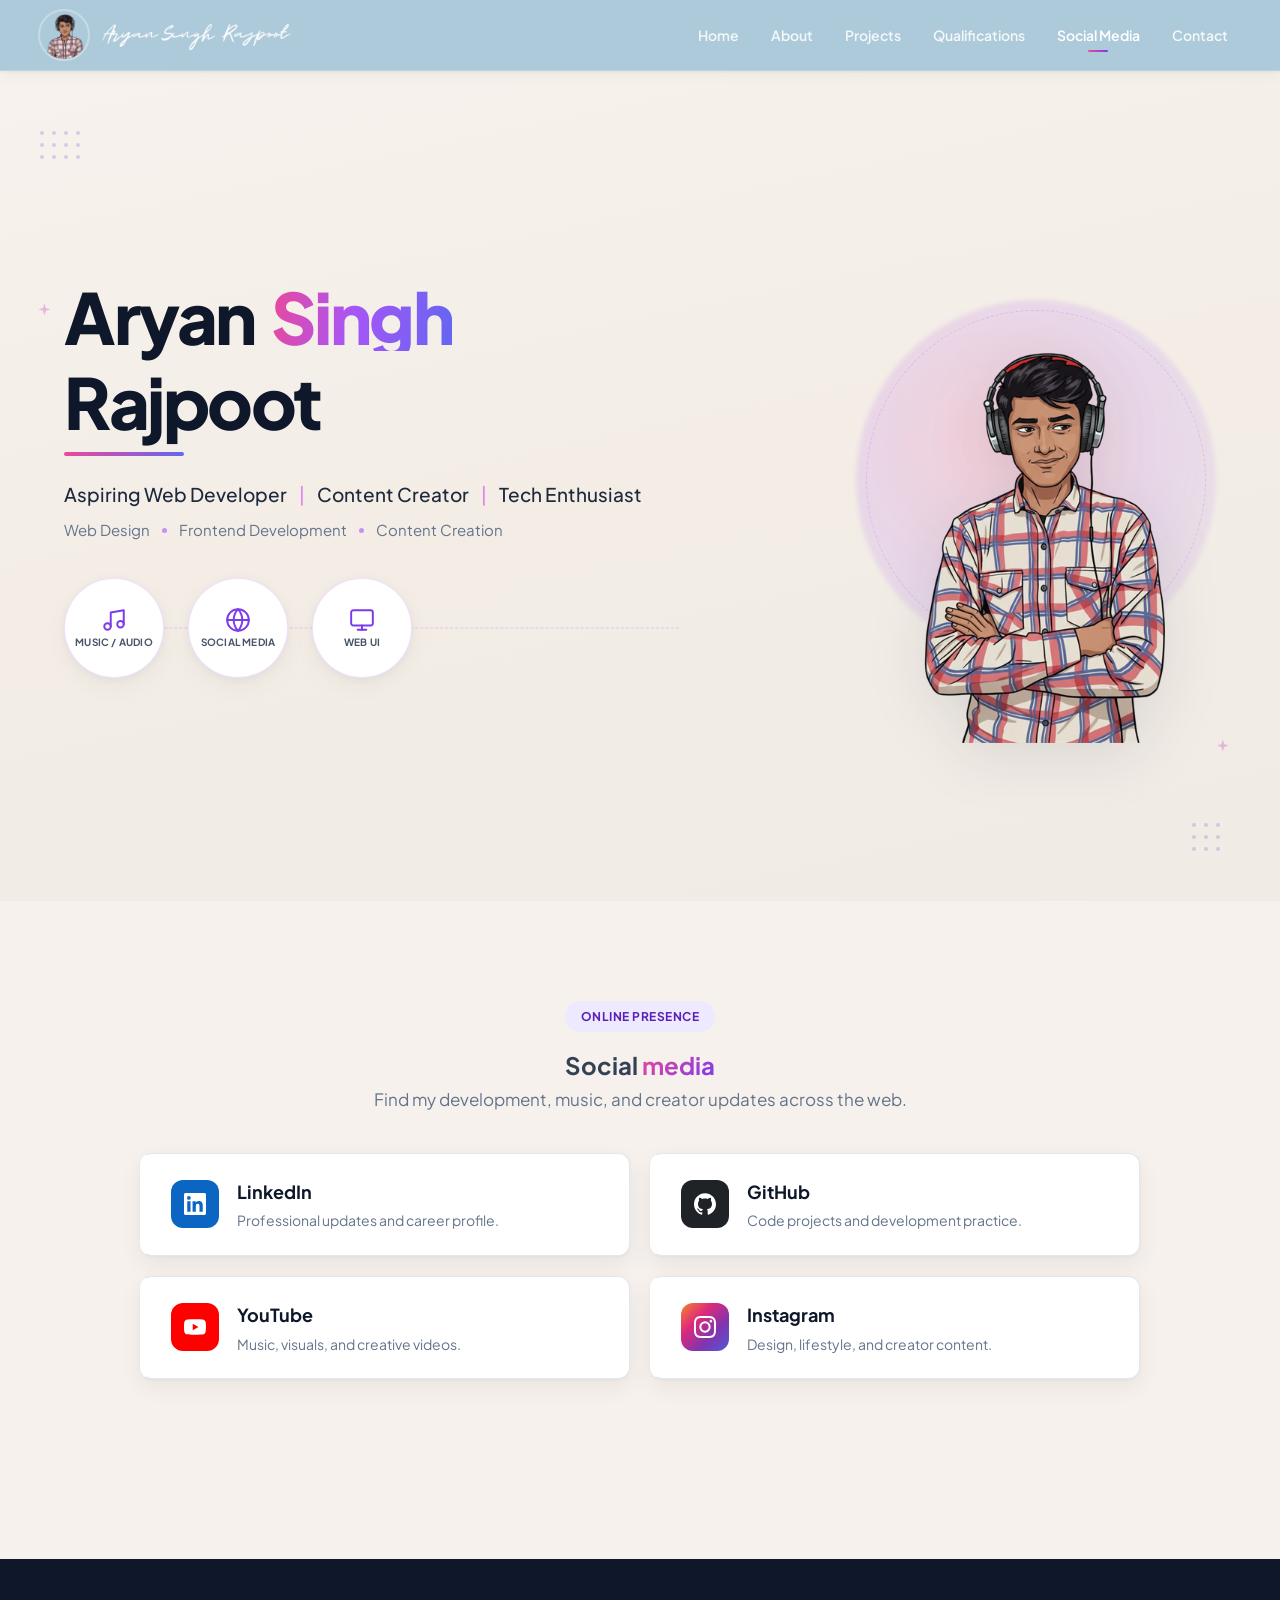
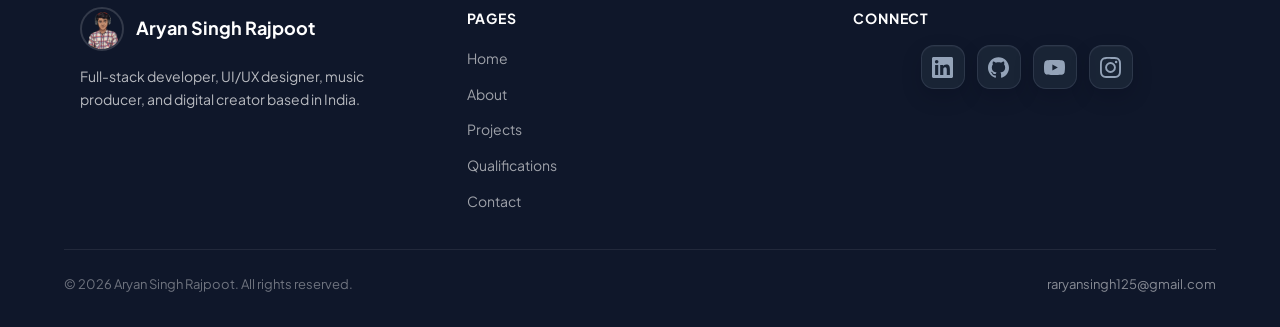
<file: Pages/socialmedia/social-media.html>
<!DOCTYPE html>
<html lang="en">

<head>
    <meta charset="UTF-8" />
    <meta name="viewport" content="width=device-width, initial-scale=1.0" />
    <title>Social Media — Aryan Singh Rajpoot</title>
    <meta name="description" content="Connect with Aryan Singh Rajpoot across LinkedIn, GitHub, YouTube, and Instagram. Web developer, content creator, and music producer." />

    <!-- Open Graph -->
    <meta property="og:title" content="Social Media — Aryan Singh Rajpoot" />
    <meta property="og:description" content="Find development, music, and creator updates across the web." />
    <meta property="og:type" content="website" />
    <meta property="og:image" content="../../assets/png-images/mySketch.png" />

    <!-- Twitter Card -->
    <meta name="twitter:card" content="summary" />
    <meta name="twitter:title" content="Social Media — Aryan Singh Rajpoot" />
    <meta name="twitter:description" content="Connect across LinkedIn, GitHub, YouTube, and Instagram." />

    <!-- Fonts -->
    <link rel="preconnect" href="https://fonts.googleapis.com">
    <link rel="preconnect" href="https://fonts.gstatic.com" crossorigin>
    <link rel="preload" as="style" href="https://fonts.googleapis.com/css2?family=Plus+Jakarta+Sans:wght@400;500;600;700;800&display=swap" />
    <link rel="stylesheet" href="https://fonts.googleapis.com/css2?family=Plus+Jakarta+Sans:wght@400;500;600;700;800&display=swap" media="print" onload="this.media='all'" />
    <noscript>
        <link rel="stylesheet" href="https://fonts.googleapis.com/css2?family=Plus+Jakarta+Sans:wght@400;500;600;700;800&display=swap" />
    </noscript>

    <!-- Styles -->
    <link rel="stylesheet" href="../../global.css" />
    <link rel="stylesheet" href="../../navbar.css" />
    <link rel="stylesheet" href="social-media.css" />
</head>

<body>

    <a class="skip-link" href="#main-content">Skip to main content</a>

    <!-- ═══ Site Header ═══ -->
    <header class="site-header">
        <nav class="navbar" aria-label="Primary navigation">
            <div class="nav-inner">
                <a class="brand" href="../../index.html">
                    <img src="../../assets/png-images/mySketch.png" alt="Aryan Singh Rajpoot logo" width="52" height="52" />
                    <img class="signature" src="../../assets/png-images/Aryan Signature.png" alt="Aryan Singh Rajpoot" width="189" height="26" />
                </a>
                <input class="menu-toggle" type="checkbox" id="menu-toggle" />
                <label class="menu-button" for="menu-toggle" aria-label="Toggle navigation menu">
                    <span></span>
                    <span></span>
                    <span></span>
                </label>
                <ul class="nav-links">
                    <li><a href="../../index.html">Home</a></li>
                    <li><a href="../about/about.html">About</a></li>
                    <li><a href="../project/projects.html">Projects</a></li>
                    <li><a href="../qualificatioion/qualifications.html">Qualifications</a></li>
                    <li><a class="active" href="social-media.html" aria-current="page">Social Media</a></li>
                    <li><a href="../contact/contact.html">Contact</a></li>
                </ul>
            </div>
        </nav>
    </header>

    <!-- ═══ Main Content ═══ -->
    <main id="main-content">

        <!-- ════════════════════════════════════
             HERO BANNER
        ════════════════════════════════════ -->
        <section class="hero" id="hero-banner" aria-label="Hero introduction">

            <!-- Minimal decorative accents -->
            <div class="hero-decor">
                <div class="dot-grid dot-grid--tl" aria-hidden="true">
                    <span></span><span></span><span></span><span></span>
                    <span></span><span></span><span></span><span></span>
                    <span></span><span></span><span></span><span></span>
                </div>
                <div class="dot-grid dot-grid--br" aria-hidden="true">
                    <span></span><span></span><span></span>
                    <span></span><span></span><span></span>
                    <span></span><span></span><span></span>
                </div>
                <div class="sparkle sparkle--1" aria-hidden="true"></div>
                <div class="sparkle sparkle--2" aria-hidden="true"></div>
            </div>

            <div class="hero-inner">

                <!-- LEFT: Text Content -->
                <div class="hero-content">
                    <h1 class="hero-title">
                        <span class="hero-title__dark">Aryan</span>
                        <span class="hero-title__gradient">Singh</span>
                        <span class="hero-title__dark">Rajpoot</span>
                    </h1>

                    <div class="hero-underline" aria-hidden="true"></div>

                    <p class="hero-subtitle">
                        Aspiring Web Developer
                        <span class="hero-subtitle__sep">|</span>
                        Content Creator
                        <span class="hero-subtitle__sep">|</span>
                        Tech Enthusiast
                    </p>

                    <p class="hero-skills">
                        <span>Web Design</span>
                        <i class="hero-skills__dot" aria-hidden="true"></i>
                        <span>Frontend Development</span>
                        <i class="hero-skills__dot" aria-hidden="true"></i>
                        <span>Content Creation</span>
                    </p>

                    <!-- Feature Cards -->
                    <div class="feature-row">
                        <div class="feature-line" aria-hidden="true"></div>

                        <div class="feature-card">
                            <div class="feature-card__icon">
                                <!-- Music SVG icon -->
                                <svg viewBox="0 0 24 24" fill="none" stroke="currentColor" stroke-width="1.8" stroke-linecap="round" stroke-linejoin="round" aria-hidden="true">
                                    <path d="M9 18V5l12-2v13"/>
                                    <circle cx="6" cy="18" r="3"/><circle cx="18" cy="16" r="3"/>
                                </svg>
                            </div>
                            <p>Music / Audio</p>
                        </div>

                        <div class="feature-card">
                            <div class="feature-card__icon">
                                <!-- Globe / Social SVG icon -->
                                <svg viewBox="0 0 24 24" fill="none" stroke="currentColor" stroke-width="1.8" stroke-linecap="round" stroke-linejoin="round" aria-hidden="true">
                                    <circle cx="12" cy="12" r="10"/>
                                    <line x1="2" y1="12" x2="22" y2="12"/>
                                    <path d="M12 2a15.3 15.3 0 0 1 4 10 15.3 15.3 0 0 1-4 10 15.3 15.3 0 0 1-4-10 15.3 15.3 0 0 1 4-10z"/>
                                </svg>
                            </div>
                            <p>Social Media</p>
                        </div>

                        <div class="feature-card">
                            <div class="feature-card__icon">
                                <!-- Monitor / Web UI SVG icon -->
                                <svg viewBox="0 0 24 24" fill="none" stroke="currentColor" stroke-width="1.8" stroke-linecap="round" stroke-linejoin="round" aria-hidden="true">
                                    <rect x="2" y="3" width="20" height="14" rx="2" ry="2"/>
                                    <line x1="8" y1="21" x2="16" y2="21"/>
                                    <line x1="12" y1="17" x2="12" y2="21"/>
                                </svg>
                            </div>
                            <p>Web UI</p>
                        </div>
                    </div>
                </div>

                <!-- RIGHT: Avatar Visual -->
                <div class="hero-visual">
                    <div class="hero-visual__glow" aria-hidden="true"></div>
                    <div class="hero-visual__ring" aria-hidden="true"></div>
                    <div class="hero-visual__avatar">
                        <img src="../../assets/png-images/mySketch.png" alt="Aryan Singh Rajpoot illustration" class="hero-visual__img" width="300" height="525" />
                    </div>
                </div>

            </div>
        </section>

        <!-- ════════════════════════════════════
             SOCIAL MEDIA SECTION
        ════════════════════════════════════ -->
        <div class="page-shell social-page">
            <header class="page-header center">
                <span class="eyebrow">Online presence</span>
                <h2>Social <span class="highlight">media</span></h2>
                <p>Find my development, music, and creator updates across the web.</p>
            </header>

            <section class="social-grid fade-in-up" id="social-links" aria-label="Social media links">

                <!-- LinkedIn -->
                <a class="social-card card" href="https://www.linkedin.com/in/aryannoff/" target="_blank" rel="noopener" id="card-linkedin">
                    <div class="social-card__icon social-card__icon--linkedin">
                        <svg viewBox="0 0 24 24" fill="currentColor" aria-hidden="true">
                            <path d="M20.447 20.452h-3.554v-5.569c0-1.328-.027-3.037-1.852-3.037-1.853 0-2.136 1.445-2.136 2.939v5.667H9.351V9h3.414v1.561h.046c.477-.9 1.637-1.85 3.37-1.85 3.601 0 4.267 2.37 4.267 5.455v6.286zM5.337 7.433a2.062 2.062 0 01-2.063-2.065 2.064 2.064 0 112.063 2.065zm1.782 13.019H3.555V9h3.564v11.452zM22.225 0H1.771C.792 0 0 .774 0 1.729v20.542C0 23.227.792 24 1.771 24h20.451C23.2 24 24 23.227 24 22.271V1.729C24 .774 23.2 0 22.222 0h.003z"/>
                        </svg>
                    </div>
                    <div class="social-card__body">
                        <h3>LinkedIn</h3>
                        <p>Professional updates and career profile.</p>
                    </div>
                    <span class="social-card__arrow" aria-hidden="true">→</span>
                </a>

                <!-- GitHub -->
                <a class="social-card card" href="https://github.com/" target="_blank" rel="noopener" id="card-github">
                    <div class="social-card__icon social-card__icon--github">
                        <svg viewBox="0 0 24 24" fill="currentColor" aria-hidden="true">
                            <path d="M12 .297c-6.63 0-12 5.373-12 12 0 5.303 3.438 9.8 8.205 11.385.6.113.82-.258.82-.577 0-.285-.01-1.04-.015-2.04-3.338.724-4.042-1.61-4.042-1.61C4.422 18.07 3.633 17.7 3.633 17.7c-1.087-.744.084-.729.084-.729 1.205.084 1.838 1.236 1.838 1.236 1.07 1.835 2.809 1.305 3.495.998.108-.776.417-1.305.76-1.605-2.665-.3-5.466-1.332-5.466-5.93 0-1.31.465-2.38 1.235-3.22-.135-.303-.54-1.523.105-3.176 0 0 1.005-.322 3.3 1.23.96-.267 1.98-.399 3-.405 1.02.006 2.04.138 3 .405 2.28-1.552 3.285-1.23 3.285-1.23.645 1.653.24 2.873.12 3.176.765.84 1.23 1.91 1.23 3.22 0 4.61-2.805 5.625-5.475 5.92.42.36.81 1.096.81 2.22 0 1.606-.015 2.896-.015 3.286 0 .315.21.69.825.57C20.565 22.092 24 17.592 24 12.297c0-6.627-5.373-12-12-12"/>
                        </svg>
                    </div>
                    <div class="social-card__body">
                        <h3>GitHub</h3>
                        <p>Code projects and development practice.</p>
                    </div>
                    <span class="social-card__arrow" aria-hidden="true">→</span>
                </a>

                <!-- YouTube -->
                <a class="social-card card" href="https://youtube.com/@MrRajpootStudio" target="_blank" rel="noopener" id="card-youtube">
                    <div class="social-card__icon social-card__icon--youtube">
                        <svg viewBox="0 0 24 24" fill="currentColor" aria-hidden="true">
                            <path d="M23.498 6.186a3.016 3.016 0 0 0-2.122-2.136C19.505 3.545 12 3.545 12 3.545s-7.505 0-9.377.505A3.017 3.017 0 0 0 .502 6.186C0 8.07 0 12 0 12s0 3.93.502 5.814a3.016 3.016 0 0 0 2.122 2.136c1.871.505 9.376.505 9.376.505s7.505 0 9.377-.505a3.015 3.015 0 0 0 2.122-2.136C24 15.93 24 12 24 12s0-3.93-.502-5.814zM9.545 15.568V8.432L15.818 12l-6.273 3.568z"/>
                        </svg>
                    </div>
                    <div class="social-card__body">
                        <h3>YouTube</h3>
                        <p>Music, visuals, and creative videos.</p>
                    </div>
                    <span class="social-card__arrow" aria-hidden="true">→</span>
                </a>

                <!-- Instagram -->
                <a class="social-card card" href="https://instagram.com/" target="_blank" rel="noopener" id="card-instagram">
                    <div class="social-card__icon social-card__icon--instagram">
                        <svg viewBox="0 0 24 24" fill="currentColor" aria-hidden="true">
                            <path d="M12 0C8.74 0 8.333.015 7.053.072 5.775.132 4.905.333 4.14.63c-.789.306-1.459.717-2.126 1.384S.935 3.35.63 4.14C.333 4.905.131 5.775.072 7.053.012 8.333 0 8.74 0 12s.015 3.667.072 4.947c.06 1.277.261 2.148.558 2.913.306.788.717 1.459 1.384 2.126.667.666 1.336 1.079 2.126 1.384.766.296 1.636.499 2.913.558C8.333 23.988 8.74 24 12 24s3.667-.015 4.947-.072c1.277-.06 2.148-.262 2.913-.558.788-.306 1.459-.718 2.126-1.384.666-.667 1.079-1.335 1.384-2.126.296-.765.499-1.636.558-2.913.06-1.28.072-1.687.072-4.947s-.015-3.667-.072-4.947c-.06-1.277-.262-2.149-.558-2.913-.306-.789-.718-1.459-1.384-2.126C21.319 1.347 20.651.935 19.86.63c-.765-.297-1.636-.499-2.913-.558C15.667.012 15.26 0 12 0zm0 2.16c3.203 0 3.585.016 4.85.071 1.17.055 1.805.249 2.227.415.562.217.96.477 1.382.896.419.42.679.819.896 1.381.164.422.36 1.057.413 2.227.057 1.266.07 1.646.07 4.85s-.015 3.585-.074 4.85c-.061 1.17-.256 1.805-.421 2.227-.224.562-.479.96-.899 1.382-.419.419-.824.679-1.38.896-.42.164-1.065.36-2.235.413-1.274.057-1.649.07-4.859.07-3.211 0-3.586-.015-4.859-.074-1.171-.061-1.816-.256-2.236-.421-.569-.224-.96-.479-1.379-.899-.421-.419-.69-.824-.9-1.38-.165-.42-.359-1.065-.42-2.235-.045-1.26-.061-1.649-.061-4.844 0-3.196.016-3.586.061-4.861.061-1.17.255-1.814.42-2.234.21-.57.479-.96.9-1.381.419-.419.81-.689 1.379-.898.42-.166 1.051-.361 2.221-.421 1.275-.045 1.65-.06 4.859-.06l.045.03zm0 3.678a6.162 6.162 0 1 0 0 12.324 6.162 6.162 0 1 0 0-12.324zM12 16c-2.21 0-4-1.79-4-4s1.79-4 4-4 4 1.79 4 4-1.79 4-4 4zm7.846-10.405a1.441 1.441 0 1 1-2.882 0 1.441 1.441 0 0 1 2.882 0z"/>
                        </svg>
                    </div>
                    <div class="social-card__body">
                        <h3>Instagram</h3>
                        <p>Design, lifestyle, and creator content.</p>
                    </div>
                    <span class="social-card__arrow" aria-hidden="true">→</span>
                </a>

            </section>
        </div>

    </main>

    <!-- ═══ Site Footer ═══ -->
    <footer class="site-footer">
        <div class="footer-inner">
            <div class="footer-about">
                <div class="footer-brand">
                    <img src="../../assets/png-images/mySketch.png" alt="Aryan Singh Rajpoot" loading="lazy" width="44" height="44" />
                    <span>Aryan Singh Rajpoot</span>
                </div>
                <p>Full-stack developer, UI/UX designer, music producer, and digital creator based in India.</p>
            </div>
            <nav class="footer-nav" aria-label="Footer navigation">
                <h3>Pages</h3>
                <ul>
                    <li><a href="../../index.html">Home</a></li>
                    <li><a href="../about/about.html">About</a></li>
                    <li><a href="../project/projects.html">Projects</a></li>
                    <li><a href="../qualificatioion/qualifications.html">Qualifications</a></li>
                    <li><a href="../contact/contact.html">Contact</a></li>
                </ul>
            </nav>
            <div class="footer-social">
                <h3>Connect</h3>
                <div class="footer-social-links">
                    <a class="footer-social-link" href="https://www.linkedin.com/in/aryannoff/" target="_blank" rel="noopener" aria-label="LinkedIn">
                        <svg viewBox="0 0 24 24" fill="currentColor"><path d="M20.447 20.452h-3.554v-5.569c0-1.328-.027-3.037-1.852-3.037-1.853 0-2.136 1.445-2.136 2.939v5.667H9.351V9h3.414v1.561h.046c.477-.9 1.637-1.85 3.37-1.85 3.601 0 4.267 2.37 4.267 5.455v6.286zM5.337 7.433a2.062 2.062 0 01-2.063-2.065 2.064 2.064 0 112.063 2.065zm1.782 13.019H3.555V9h3.564v11.452zM22.225 0H1.771C.792 0 0 .774 0 1.729v20.542C0 23.227.792 24 1.771 24h20.451C23.2 24 24 23.227 24 22.271V1.729C24 .774 23.2 0 22.222 0h.003z"/></svg>
                    </a>
                    <a class="footer-social-link" href="https://github.com/" target="_blank" rel="noopener" aria-label="GitHub">
                        <svg viewBox="0 0 24 24" fill="currentColor"><path d="M12 .297c-6.63 0-12 5.373-12 12 0 5.303 3.438 9.8 8.205 11.385.6.113.82-.258.82-.577 0-.285-.01-1.04-.015-2.04-3.338.724-4.042-1.61-4.042-1.61C4.422 18.07 3.633 17.7 3.633 17.7c-1.087-.744.084-.729.084-.729 1.205.084 1.838 1.236 1.838 1.236 1.07 1.835 2.809 1.305 3.495.998.108-.776.417-1.305.76-1.605-2.665-.3-5.466-1.332-5.466-5.93 0-1.31.465-2.38 1.235-3.22-.135-.303-.54-1.523.105-3.176 0 0 1.005-.322 3.3 1.23.96-.267 1.98-.399 3-.405 1.02.006 2.04.138 3 .405 2.28-1.552 3.285-1.23 3.285-1.23.645 1.653.24 2.873.12 3.176.765.84 1.23 1.91 1.23 3.22 0 4.61-2.805 5.625-5.475 5.92.42.36.81 1.096.81 2.22 0 1.606-.015 2.896-.015 3.286 0 .315.21.69.825.57C20.565 22.092 24 17.592 24 12.297c0-6.627-5.373-12-12-12"/></svg>
                    </a>
                    <a class="footer-social-link" href="https://youtube.com/@MrRajpootStudio" target="_blank" rel="noopener" aria-label="YouTube">
                        <svg viewBox="0 0 24 24" fill="currentColor"><path d="M23.498 6.186a3.016 3.016 0 0 0-2.122-2.136C19.505 3.545 12 3.545 12 3.545s-7.505 0-9.377.505A3.017 3.017 0 0 0 .502 6.186C0 8.07 0 12 0 12s0 3.93.502 5.814a3.016 3.016 0 0 0 2.122 2.136c1.871.505 9.376.505 9.376.505s7.505 0 9.377-.505a3.015 3.015 0 0 0 2.122-2.136C24 15.93 24 12 24 12s0-3.93-.502-5.814zM9.545 15.568V8.432L15.818 12l-6.273 3.568z"/></svg>
                    </a>
                    <a class="footer-social-link" href="https://instagram.com/" target="_blank" rel="noopener" aria-label="Instagram">
                        <svg viewBox="0 0 24 24" fill="currentColor"><path d="M12 0C8.74 0 8.333.015 7.053.072 5.775.132 4.905.333 4.14.63c-.789.306-1.459.717-2.126 1.384S.935 3.35.63 4.14C.333 4.905.131 5.775.072 7.053.012 8.333 0 8.74 0 12s.015 3.667.072 4.947c.06 1.277.261 2.148.558 2.913.306.788.717 1.459 1.384 2.126.667.666 1.336 1.079 2.126 1.384.766.296 1.636.499 2.913.558C8.333 23.988 8.74 24 12 24s3.667-.015 4.947-.072c1.277-.06 2.148-.262 2.913-.558.788-.306 1.459-.718 2.126-1.384.666-.667 1.079-1.335 1.384-2.126.296-.765.499-1.636.558-2.913.06-1.28.072-1.687.072-4.947s-.015-3.667-.072-4.947c-.06-1.277-.262-2.149-.558-2.913-.306-.789-.718-1.459-1.384-2.126C21.319 1.347 20.651.935 19.86.63c-.765-.297-1.636-.499-2.913-.558C15.667.012 15.26 0 12 0zm0 2.16c3.203 0 3.585.016 4.85.071 1.17.055 1.805.249 2.227.415.562.217.96.477 1.382.896.419.42.679.819.896 1.381.164.422.36 1.057.413 2.227.057 1.266.07 1.646.07 4.85s-.015 3.585-.074 4.85c-.061 1.17-.256 1.805-.421 2.227-.224.562-.479.96-.899 1.382-.419.419-.824.679-1.38.896-.42.164-1.065.36-2.235.413-1.274.057-1.649.07-4.859.07-3.211 0-3.586-.015-4.859-.074-1.171-.061-1.816-.256-2.236-.421-.569-.224-.96-.479-1.379-.899-.421-.419-.69-.824-.9-1.38-.165-.42-.359-1.065-.42-2.235-.045-1.26-.061-1.649-.061-4.844 0-3.196.016-3.586.061-4.861.061-1.17.255-1.814.42-2.234.21-.57.479-.96.9-1.381.419-.419.81-.689 1.379-.898.42-.166 1.051-.361 2.221-.421 1.275-.045 1.65-.06 4.859-.06l.045.03zm0 3.678a6.162 6.162 0 1 0 0 12.324 6.162 6.162 0 1 0 0-12.324zM12 16c-2.21 0-4-1.79-4-4s1.79-4 4-4 4 1.79 4 4-1.79 4-4 4zm7.846-10.405a1.441 1.441 0 1 1-2.882 0 1.441 1.441 0 0 1 2.882 0z"/></svg>
                    </a>
                </div>
            </div>
        </div>
        <div class="footer-bottom">
            <p>&copy; <span id="copyright-year">2026</span> Aryan Singh Rajpoot. All rights reserved.</p>
            <a href="mailto:raryansingh125@gmail.com">raryansingh125@gmail.com</a>
        </div>
    </footer>

    <script src="../../main.js" defer></script>
</body>

</html>
</file>
<file: global.css>
*,
*::before,
*::after {
    box-sizing: border-box;
    margin: 0;
    padding: 0;
}

:root {
    
    --bg: #F6F1EC;
    --surface: #ffffff;
    --text: #0F172A;
    --body: #334155;
    --muted: #64748B;

    
    --accent: #7C3AED;
    --accent-dark: #5B21B6;
    --accent-light: #EDE9FE;
    --accent-pink: #EC4899;
    --accent-blue: #6366F1;

    
    --primary: #7C3AED;
    --primary-dark: #5B21B6;
    --primary-light: #EDE9FE;

    
    --nav-bg: #A7C7D8;

    
    --border: #E2E8F0;
    --shadow-sm: 0 1px 2px rgba(15,23,42,0.04);
    --shadow: 0 1px 3px rgba(15,23,42,0.04), 0 8px 24px rgba(15,23,42,0.06);
    --shadow-lg: 0 4px 6px rgba(15,23,42,0.03), 0 20px 50px rgba(15,23,42,0.08);

    
    --nav-height: 70px;
    --radius: 12px;
    --font: "Plus Jakarta Sans", "Inter", system-ui, sans-serif;
}

html {
    scroll-behavior: smooth;
}

[id] {
    scroll-margin-top: calc(var(--nav-height) + 20px);
}

body {
    font-family: var(--font);
    color: var(--body);
    background: var(--bg);
    line-height: 1.6;
    overflow-x: hidden;
    -webkit-font-smoothing: antialiased;
    -moz-osx-font-smoothing: grayscale;
}

img {
    max-width: 100%;
    display: block;
}

a {
    color: inherit;
}

:focus-visible {
    outline: 2px solid var(--accent);
    outline-offset: 3px;
    border-radius: 4px;
}

a:focus-visible,
button:focus-visible,
input:focus-visible,
textarea:focus-visible,
select:focus-visible,
[type="checkbox"]:focus-visible + label {
    outline: 2px solid var(--accent);
    outline-offset: 3px;
}

:focus:not(:focus-visible) {
    outline: none;
}

.skip-link {
    position: absolute;
    top: -100%;
    left: 16px;
    z-index: 9999;
    padding: 12px 24px;
    background: var(--accent);
    color: #ffffff;
    font-weight: 700;
    font-size: 14px;
    text-decoration: none;
    border-radius: 0 0 8px 8px;
    transition: top 0.2s ease;
}

.skip-link:focus {
    top: 0;
}

.page-shell {
    width: min(1120px, 90%);
    margin: 0 auto;
    padding: clamp(40px, 8vw, 100px) 0;
}

.page-header {
    margin-bottom: 40px;
}

.page-header.center {
    text-align: center;
}

.eyebrow {
    display: inline-block;
    margin-bottom: 14px;
    color: var(--accent-dark);
    background: var(--accent-light);
    border-radius: 999px;
    padding: 6px 16px;
    font-size: 12px;
    font-weight: 700;
    text-transform: uppercase;
    letter-spacing: 0.5px;
}

.page-header h1,
.section-title {
    color: var(--text);
    line-height: 1.1;
}

.page-header h1 {
    font-size: clamp(34px, 6vw, 58px);
    font-weight: 800;
    letter-spacing: -0.5px;
    margin-bottom: 14px;
}

.page-header p {
    max-width: 620px;
    color: var(--muted);
    font-size: 17px;
    line-height: 1.65;
}

.page-header.center p {
    margin: 0 auto;
}

.highlight {
    background: linear-gradient(135deg, var(--accent-pink), var(--accent));
    -webkit-background-clip: text;
    -webkit-text-fill-color: transparent;
    background-clip: text;
}

.button {
    display: inline-block;
    padding: 12px 22px;
    border-radius: 10px;
    font-weight: 700;
    font-size: 14px;
    text-decoration: none;
    border: 1px solid transparent;
    transition: all 0.25s ease;
    letter-spacing: 0.2px;
    cursor: pointer;
}

.button.primary {
    color: #ffffff;
    background: var(--accent);
    box-shadow: 0 2px 12px rgba(124, 58, 237, 0.25);
}

.button.primary:hover {
    background: var(--accent-dark);
    transform: translateY(-2px);
    box-shadow: 0 6px 20px rgba(124, 58, 237, 0.35);
}

.button.secondary {
    color: var(--accent-dark);
    background: var(--surface);
    border-color: var(--border);
}

.button.secondary:hover {
    border-color: var(--accent);
    color: var(--accent);
    transform: translateY(-2px);
    box-shadow: var(--shadow);
}

.card {
    background: var(--surface);
    border: 1px solid var(--border);
    border-radius: var(--radius);
    box-shadow: var(--shadow);
    transition: box-shadow 0.25s ease, transform 0.25s ease;
}

.fade-in-up {
    opacity: 0;
    transform: translateY(24px);
    transition: opacity 0.7s ease, transform 0.7s ease;
}

.fade-in-up.is-visible {
    opacity: 1;
    transform: translateY(0);
}

.site-footer {
    background: #0F172A;
    color: rgba(255, 255, 255, 0.7);
    padding: 48px 5% 32px;
    margin-top: clamp(40px, 8vw, 80px);
}

.footer-inner {
    width: min(1120px, 100%);
    margin: 0 auto;
    display: grid;
    grid-template-columns: repeat(auto-fit, minmax(250px, 1fr));
    gap: clamp(24px, 4vw, 40px);
}

.footer-brand {
    display: flex;
    align-items: center;
    gap: 12px;
    margin-bottom: 14px;
}

.footer-brand img {
    width: 44px;
    height: 44px;
    border-radius: 50%;
    object-fit: cover;
    border: 2px solid rgba(255, 255, 255, 0.15);
}

.footer-brand span {
    font-size: 18px;
    font-weight: 700;
    color: #ffffff;
}

.footer-about p {
    font-size: 14px;
    line-height: 1.65;
    max-width: 320px;
}

.footer-nav h3,
.footer-social h3 {
    font-size: 14px;
    font-weight: 700;
    color: #ffffff;
    text-transform: uppercase;
    letter-spacing: 0.8px;
    margin-bottom: 16px;
}

.footer-nav ul {
    list-style: none;
    display: flex;
    flex-direction: column;
    gap: 10px;
}

.footer-nav a {
    text-decoration: none;
    font-size: 14px;
    color: rgba(255, 255, 255, 0.6);
    transition: color 0.2s ease;
}

.footer-nav a:hover {
    color: #ffffff;
}

.social-window {
    position: relative;
    padding: 14px;
    overflow: visible;
    border: 1px solid rgba(148, 163, 184, 0.18);
    border-radius: 18px;

    background:
        linear-gradient(
            135deg,
            rgba(30, 41, 59, 0.82),
            rgba(15, 23, 42, 0.94)
        );

    box-shadow:
        0 18px 45px rgba(2, 6, 23, 0.35),
        inset 0 1px 0 rgba(255, 255, 255, 0.04);

    backdrop-filter: blur(16px);
    -webkit-backdrop-filter: blur(16px);
}

.social-window::before {
    content: "";
    position: absolute;
    inset: -1px;
    z-index: -1;
    border-radius: inherit;
    background: linear-gradient(
        135deg,
        rgba(139, 92, 246, 0.22),
        transparent 42%,
        rgba(59, 130, 246, 0.12)
    );
    filter: blur(14px);
    opacity: 0;
    transition: opacity 0.35s ease;
}

.social-window:hover::before {
    opacity: 1;
}

.social-window-header {
    display: flex;
    align-items: center;
    justify-content: space-between;
    gap: 15px;
    padding: 2px 2px 12px;
    margin-bottom: 13px;
    border-bottom: 1px solid rgba(148, 163, 184, 0.15);
}

.window-controls {
    display: flex;
    align-items: center;
    gap: 7px;
}

.window-dot {
    display: block;
    width: 9px;
    height: 9px;
    border-radius: 50%;
    box-shadow: inset 0 -1px 2px rgba(0, 0, 0, 0.25);
}

.dot-red {
    background: #f87171;
}

.dot-yellow {
    background: #facc15;
}

.dot-green {
    background: #4ade80;
}

.social-window-file {
    color: #64748b;
    font-family: "Fira Code", "JetBrains Mono", Consolas, monospace;
    font-size: 0.65rem;
    letter-spacing: 0.04em;
}

.footer-social-links {
    display: flex;
    flex-wrap: wrap;
    gap: 12px;
    justify-content: center;
    align-items: center;
}

.footer-social-link {
    --brand-color: #8b5cf6;

    position: relative;
    display: flex;
    align-items: center;
    justify-content: center;
    width: 44px;
    height: 44px;

    color: #94a3b8;
    text-decoration: none;
    border: 1px solid rgba(148, 163, 184, 0.16);
    border-radius: 13px;
    background: rgba(30, 41, 59, 0.74);

    box-shadow:
        0 8px 20px rgba(2, 6, 23, 0.18),
        inset 0 1px 0 rgba(255, 255, 255, 0.035);

    transition:
        transform 0.25s ease,
        color 0.25s ease,
        background-color 0.25s ease,
        border-color 0.25s ease,
        box-shadow 0.25s ease;
}

.footer-social-link svg {
    width: 21px;
    height: 21px;
    fill: currentColor;
    transition: transform 0.25s ease;
}

.footer-social-link:hover {
    color: #ffffff;
    background: color-mix(in srgb, var(--brand-color) 20%, #1e293b);
    border-color: color-mix(in srgb, var(--brand-color) 70%, transparent);
    transform: translateY(-4px);

    box-shadow:
        0 12px 26px color-mix(
            in srgb,
            var(--brand-color) 25%,
            transparent
        ),
        inset 0 1px 0 rgba(255, 255, 255, 0.08);
}

.footer-social-link:hover svg {
    transform: scale(1.1);
}

.footer-social-link:active {
    transform: translateY(-1px) scale(0.97);
}

.footer-social-link:focus-visible {
    outline: 3px solid color-mix(
        in srgb,
        var(--brand-color) 45%,
        transparent
    );
    outline-offset: 3px;
}

.footer-social-link.linkedin {
    --brand-color: #0a66c2;
}

.footer-social-link.github {
    --brand-color: #7c3aed;
}

.footer-social-link.youtube {
    --brand-color: #ff0033;
}

.footer-social-link.instagram {
    --brand-color: #C13584;
}

.footer-social-link::after {
    content: attr(data-tooltip);
    position: absolute;
    left: 50%;
    bottom: calc(100% + 10px);
    z-index: 10;

    padding: 6px 9px;
    color: #f8fafc;
    font-family: "Fira Code", Consolas, monospace;
    font-size: 0.65rem;
    white-space: nowrap;

    border: 1px solid rgba(148, 163, 184, 0.2);
    border-radius: 7px;
    background: #0f172a;

    opacity: 0;
    visibility: hidden;
    pointer-events: none;
    transform: translate(-50%, 6px);
    transition:
        opacity 0.2s ease,
        visibility 0.2s ease,
        transform 0.2s ease;
}

.footer-social-link:hover::after,
.footer-social-link:focus-visible::after {
    opacity: 1;
    visibility: visible;
    transform: translate(-50%, 0);
}

@media (max-width: 480px) {
    .social-window {
        padding: 12px;
        border-radius: 15px;
    }

    .footer-social-links {
        gap: 8px;
    }

    .footer-social-link {
        width: 44px;
        height: 44px;
        border-radius: 11px;
    }

    .footer-social-link svg {
        width: 19px;
        height: 19px;
    }
}

@media (prefers-reduced-motion: reduce) {
    .footer-social-link,
    .footer-social-link svg,
    .footer-social-link::after,
    .social-window::before {
        transition: none;
    }
}

.footer-bottom {
    margin-top: 36px;
    padding-top: 24px;
    border-top: 1px solid rgba(255, 255, 255, 0.08);
    display: flex;
    justify-content: space-between;
    align-items: center;
    flex-wrap: wrap;
    gap: 12px;
}

.footer-bottom p {
    font-size: 13px;
    color: rgba(255, 255, 255, 0.4);
}

.footer-bottom a {
    color: rgba(255, 255, 255, 0.5);
    text-decoration: none;
    font-size: 13px;
    transition: color 0.2s ease;
}

.footer-bottom a:hover {
    color: #ffffff;
}

.contact-form-section {
    margin-top: 32px;
}

.contact-form {
    display: grid;
    grid-template-columns: repeat(auto-fit, minmax(280px, 1fr));
    gap: 18px;
}

.contact-form .form-group {
    display: flex;
    flex-direction: column;
    gap: 6px;
}

.contact-form .form-group.full-width {
    grid-column: 1 / -1;
}

.contact-form label {
    font-size: 13px;
    font-weight: 600;
    color: var(--text);
    letter-spacing: 0.2px;
}

.contact-form input,
.contact-form textarea {
    padding: 12px 16px;
    border: 1.5px solid var(--border);
    border-radius: 10px;
    font-family: var(--font);
    font-size: 15px;
    color: var(--text);
    background: var(--surface);
    transition: border-color 0.2s ease, box-shadow 0.2s ease;
    resize: vertical;
}

.contact-form input::placeholder,
.contact-form textarea::placeholder {
    color: var(--muted);
    opacity: 0.7;
}

.contact-form input:focus,
.contact-form textarea:focus {
    border-color: var(--accent);
    box-shadow: 0 0 0 3px rgba(124, 58, 237, 0.1);
    outline: none;
}

.contact-form input:invalid:not(:placeholder-shown),
.contact-form textarea:invalid:not(:placeholder-shown) {
    border-color: #ef4444;
}

.contact-form textarea {
    min-height: 140px;
}

.contact-form .button {
    justify-self: start;
    padding: 14px 36px;
    font-size: 15px;
    border: none;
}

.form-feedback {
    grid-column: 1 / -1;
    padding: 12px 18px;
    border-radius: 10px;
    font-size: 14px;
    font-weight: 600;
}

.form-feedback--success {
    background: #dcfce7;
    color: #166534;
    border: 1px solid #bbf7d0;
}

.form-feedback--error {
    background: #fef2f2;
    color: #991b1b;
    border: 1px solid #fecaca;
}

.form-feedback--info {
    background: var(--accent-light);
    color: var(--accent-dark);
    border: 1px solid rgba(124, 58, 237, 0.2);
}

@media (max-width: 700px) {
    .page-shell {
        width: min(92%, 620px);
        padding: clamp(30px, 6vw, 60px) 0;
    }

    .footer-inner {
        gap: 28px;
    }

    .footer-bottom {
        flex-direction: column;
        text-align: center;
    }

}
</file>
<file: navbar.css>
.navbar {
    position: sticky;
    top: 0;
    z-index: 100;
    min-height: var(--nav-height);
    background: rgba(167, 199, 216, 0.92);
    backdrop-filter: blur(14px);
    -webkit-backdrop-filter: blur(14px);
    border-bottom: 1px solid rgba(255, 255, 255, 0.18);
    box-shadow: 0 1px 3px rgba(15, 23, 42, 0.06), 0 4px 16px rgba(15, 23, 42, 0.04);
}

.nav-inner {
    width: min(1274px, 94%);
    min-height: var(--nav-height);
    margin: 0 auto;
    display: flex;
    align-items: center;
    justify-content: space-between;
    gap: 12px;
}

.brand {
    display: flex;
    align-items: center;
    gap: 12px;
    text-decoration: none;
    font-weight: 800;
    color: #ffffff;
}

.brand img:not(.signature) {
    width: 52px;
    height: 52px;
    border-radius: 50%;
    object-fit: cover;
    background: transparent;
    border: 2px solid rgba(255, 255, 255, 0.3);
}

.brand img.signature {
    height: 26px;
    width: auto;
    object-fit: contain;
    margin-top: 4px;
    opacity: 0.95;
}

.nav-links {
    display: flex;
    align-items: center;
    gap: 4px;
    list-style: none;
}

.nav-links a {
    position: relative;
    display: block;
    text-decoration: none;
    color: rgba(255, 255, 255, 0.85);
    font-weight: 600;
    font-size: 14px;
    padding: 8px 14px;
    border-radius: 8px;
    transition: color 0.2s ease, background 0.2s ease;
}

.nav-links a:hover {
    color: #ffffff;
    background: rgba(255, 255, 255, 0.12);
}

.nav-links a.active {
    color: #ffffff;
}

.nav-links a.active::after {
    content: "";
    position: absolute;
    bottom: 2px;
    left: 50%;
    transform: translateX(-50%);
    width: 20px;
    height: 2px;
    border-radius: 2px;
    background: linear-gradient(90deg, #EC4899, #7C3AED);
}

.menu-toggle {
    display: none;
}

.menu-button {
    display: none;
    width: 42px;
    height: 42px;
    border: 0;
    border-radius: 8px;
    background: rgba(255, 255, 255, 0.18);
    cursor: pointer;
    transition: background 0.2s ease;
}

.menu-button:hover {
    background: rgba(255, 255, 255, 0.28);
}

.menu-button span {
    display: block;
    width: 20px;
    height: 2px;
    margin: 5px auto;
    background: #ffffff;
    border-radius: 2px;
    transition: transform 0.2s ease, opacity 0.2s ease;
}

@media (max-width: 820px) {
    .menu-button {
        align-items: center;
        display: flex;
        flex-direction: column;
        align-content: center;
        justify-content: center;
    }

    .nav-links {
        display: none;
        position: absolute;
        top: var(--nav-height);
        left: 0;
        right: 0;
        height: calc(100vh - var(--nav-height));
        overflow-y: auto;
        align-content: start;
        padding: 24px 5% 40px;
        background: rgba(167, 199, 216, 0.96);
        backdrop-filter: blur(14px);
        -webkit-backdrop-filter: blur(14px);
        border-bottom: 1px solid rgba(255, 255, 255, 0.12);
        box-shadow: 0 8px 24px rgba(15, 23, 42, 0.08);
    }

    .menu-toggle:checked ~ .nav-links {
        display: grid;
        gap: 2px;
    }

    .nav-links a {
        padding: 18px 24px;
        border-radius: 12px;
        font-size: 18px;
    }

    .nav-links a:hover {
        background: rgba(255, 255, 255, 0.15);
    }
}
</file>
<file: Pages/contact/contact.css>
.contact-page {
    max-width: 1040px;
}

.contact-grid {
    display: grid;
    grid-template-columns: repeat(auto-fit, minmax(280px, 1fr));
    gap: clamp(16px, 3vw, 20px);
}

.contact-card {
    padding: 30px;
    transition: transform 0.25s ease, box-shadow 0.25s ease;
}

.contact-card:hover {
    transform: translateY(-3px);
    box-shadow: var(--shadow-lg);
}

.contact-card h2 {
    font-size: 24px;
    font-weight: 700;
    margin-bottom: 10px;
    color: var(--text);
}

.contact-card p {
    color: var(--muted);
    margin-bottom: 22px;
    line-height: 1.55;
}

.contact-note {
    display: flex;
    align-items: center;
    gap: 22px;
    margin-top: 24px;
    padding: 26px;
}

.contact-note img {
    width: 92px;
    height: 92px;
    object-fit: contain;
    border-radius: 50%;
    background: var(--accent-light);
    border: 1px solid var(--border);
    box-shadow: var(--shadow-sm);
}

.contact-note h2 {
    font-size: 20px;
    font-weight: 700;
    margin-bottom: 6px;
    color: var(--text);
}

.contact-note p {
    color: var(--muted);
    line-height: 1.55;
}

.contact-form-section {
    padding: 32px;
    margin-top: 24px;
}

.contact-form-section h2 {
    font-size: 24px;
    font-weight: 700;
    color: var(--text);
    margin-bottom: 6px;
}

.form-intro {
    color: var(--muted);
    font-size: 15px;
    margin-bottom: 24px;
    line-height: 1.55;
}

@media (max-width: 700px) {
    .contact-note {
        align-items: flex-start;
        flex-direction: column;
    }
}
</file>
<file: Pages/social-media/social-media.css>
.hero {
    position: relative;
    width: 100%;
    min-height: calc(100vh - var(--nav-height));
    display: flex;
    align-items: center;
    justify-content: center;
    padding: 60px 5% 72px;
    overflow: hidden;
    background: linear-gradient(168deg, #F7F2ED 0%, #F3EDE6 50%, #F0EBE5 100%);
}

.hero-inner {
    position: relative;
    z-index: 5;
    display: grid;
    grid-template-columns: 1.15fr 0.85fr;
    align-items: center;
    gap: 48px;
    width: 100%;
    max-width: 1200px;
    margin: 0 auto;
}

.hero-content {
    max-width: 720px;
}

.hero-title {
    display: flex;
    flex-wrap: wrap;
    align-items: baseline;
    gap: 16px;
    font-size: clamp(48px, 5.5vw, 82px);
    font-weight: 800;
    line-height: 0.98;
    letter-spacing: -2.5px;
    margin-bottom: 12px;
}

.hero-title__dark {
    color: #0F172A;
}

.hero-title__gradient {
    background: linear-gradient(100deg, #EC4899 0%, #A855F7 45%, #6366F1 100%);
    -webkit-background-clip: text;
    -webkit-text-fill-color: transparent;
    background-clip: text;
    color: transparent;
}

.hero-underline {
    width: 120px;
    height: 4px;
    border-radius: 50px;
    margin: 16px 0 24px;
    background: linear-gradient(90deg, #EC4899, #6366F1);
}

.hero-subtitle {
    display: flex;
    flex-wrap: wrap;
    align-items: center;
    gap: 12px;
    font-size: 19px;
    font-weight: 500;
    color: #1E293B;
    margin-bottom: 10px;
    line-height: 1.5;
}

.hero-subtitle__sep {
    color: #D946EF;
    font-weight: 400;
    opacity: 0.7;
}

.hero-skills {
    display: flex;
    flex-wrap: wrap;
    align-items: center;
    gap: 12px;
    font-size: 15px;
    font-weight: 400;
    color: #64748B;
    margin-bottom: 36px;
}

.hero-skills__dot {
    width: 5px;
    height: 5px;
    border-radius: 50%;
    display: inline-block;
    background: #A855F7;
    opacity: 0.6;
}

.feature-row {
    position: relative;
    display: flex;
    align-items: center;
    gap: 24px;
}

.feature-line {
    position: absolute;
    left: 20px;
    right: 20px;
    top: 50%;
    transform: translateY(-50%);
    height: 0;
    border-top: 1.5px dashed rgba(168, 85, 247, 0.25);
    z-index: 0;
}

.feature-card {
    position: relative;
    z-index: 2;
    width: 100px;
    height: 100px;
    border-radius: 50%;
    background: #ffffff;
    border: 1.5px solid rgba(233, 213, 255, 0.7);
    box-shadow: 0 2px 8px rgba(15, 23, 42, 0.04), 0 8px 24px rgba(15, 23, 42, 0.04);
    display: flex;
    flex-direction: column;
    align-items: center;
    justify-content: center;
    gap: 4px;
    transition: transform 0.3s ease, box-shadow 0.3s ease;
    cursor: default;
}

.feature-card:hover {
    transform: translateY(-4px);
    box-shadow: 0 4px 12px rgba(15, 23, 42, 0.06), 0 12px 32px rgba(15, 23, 42, 0.08);
}

.feature-card__icon {
    width: 26px;
    height: 26px;
    color: #7C3AED;
}

.feature-card__icon svg {
    width: 100%;
    height: 100%;
}

.feature-card p {
    font-size: 10px;
    font-weight: 700;
    color: #475569;
    text-align: center;
    line-height: 1.15;
    letter-spacing: 0.2px;
    text-transform: uppercase;
}

.hero-visual {
    position: relative;
    display: flex;
    align-items: flex-end;
    justify-content: center;
    min-height: 380px;
}

.hero-visual__glow {
    position: absolute;
    width: 360px;
    height: 360px;
    right: 0;
    top: 50%;
    transform: translateY(-50%);
    border-radius: 50%;
    background: radial-gradient(
        circle at 40% 40%,
        rgba(236, 72, 153, 0.18),
        rgba(168, 85, 247, 0.14),
        rgba(99, 102, 241, 0.06)
    );
    filter: blur(2px);
}

.hero-visual__ring {
    position: absolute;
    width: 340px;
    height: 340px;
    right: 10px;
    top: 50%;
    transform: translateY(-50%);
    border-radius: 50%;
    border: 1.5px dashed rgba(168, 85, 247, 0.22);
}

.hero-visual__avatar {
    position: relative;
    z-index: 3;
    width: 300px;
    display: flex;
    justify-content: center;
    align-items: flex-end;
}

.hero-visual__img {
    width: 100%;
    height: auto;
    object-fit: contain;
    margin-left: 115px;
    filter: drop-shadow(0 12px 28px rgba(15, 23, 42, 0.1));
}

.hero-decor {
    position: absolute;
    inset: 0;
    pointer-events: none;
    z-index: 1;
}

.dot-grid {
    position: absolute;
    display: grid;
    gap: 8px;
}

.dot-grid span {
    width: 4px;
    height: 4px;
    border-radius: 50%;
    background: rgba(148, 115, 220, 0.3);
}

.dot-grid--tl {
    top: 60px;
    left: 40px;
    grid-template-columns: repeat(4, 4px);
}

.dot-grid--br {
    bottom: 50px;
    right: 60px;
    grid-template-columns: repeat(3, 4px);
}

.sparkle {
    position: absolute;
    width: 12px;
    height: 12px;
    z-index: 2;
}

.sparkle::before {
    content: "";
    position: absolute;
    inset: 0;
    background: linear-gradient(135deg, #A855F7, #EC4899);
    opacity: 0.35;
    clip-path: polygon(50% 0%, 62% 38%, 100% 50%, 62% 62%, 50% 100%, 38% 62%, 0% 50%, 38% 38%);
}

.sparkle--1 {
    top: 28%;
    left: 3%;
}

.sparkle--2 {
    bottom: 18%;
    right: 4%;
}

.social-page {
    max-width: 1000px;
}

.social-grid {
    display: grid;
    grid-template-columns: repeat(auto-fit, minmax(280px, 1fr));
    gap: clamp(16px, 3vw, 20px);
}

.social-card {
    display: flex;
    align-items: center;
    gap: 18px;
    padding: 24px 28px;
    text-decoration: none;
    border-left: 3px solid transparent;
    transition: transform 0.25s ease, border-color 0.25s ease, box-shadow 0.25s ease;
}

.social-card:hover {
    transform: translateY(-3px);
    box-shadow: var(--shadow-lg);
}

.social-card__icon {
    flex-shrink: 0;
    width: 48px;
    height: 48px;
    border-radius: 12px;
    display: grid;
    place-items: center;
    color: #ffffff;
    transition: transform 0.25s ease;
}

.social-card:hover .social-card__icon {
    transform: scale(1.06);
}

.social-card__icon svg {
    width: 22px;
    height: 22px;
}

.social-card__icon--linkedin {
    background: #0A66C2;
}

.social-card__icon--github {
    background: #1F2328;
}

.social-card__icon--youtube {
    background: #FF0000;
}

.social-card__icon--instagram {
    background: linear-gradient(135deg, #F58529, #DD2A7B, #8134AF, #515BD4);
}

.social-card__body {
    flex: 1;
    min-width: 0;
}

.social-card__body h3 {
    font-size: 18px;
    font-weight: 700;
    color: var(--text);
    margin-bottom: 4px;
}

.social-card__body p {
    font-size: 14px;
    color: var(--muted);
    line-height: 1.45;
}

.social-card__arrow {
    flex-shrink: 0;
    font-size: 18px;
    color: var(--muted);
    opacity: 0;
    transform: translateX(-6px);
    transition: opacity 0.25s ease, transform 0.25s ease;
}

.social-card:hover .social-card__arrow {
    opacity: 1;
    transform: translateX(0);
}

.social-card:hover:nth-child(1) { border-left-color: #0A66C2; }
.social-card:hover:nth-child(2) { border-left-color: #1F2328; }
.social-card:hover:nth-child(3) { border-left-color: #FF0000; }
.social-card:hover:nth-child(4) { border-left-color: #DD2A7B; }

@media (max-width: 1024px) {
    .hero {
        min-height: auto;
        padding: 48px 5% 56px;
    }

    .hero-inner {
        grid-template-columns: 1fr;
        text-align: center;
        gap: 40px;
    }

    .hero-content {
        max-width: 100%;
        order: 1;
    }

    .hero-visual {
        order: 0;
        justify-content: center;
        min-height: 280px;
    }

    .hero-visual__glow {
        right: 50%;
        transform: translate(50%, -50%);
        width: 300px;
        height: 300px;
    }

    .hero-visual__ring {
        right: 50%;
        transform: translate(50%, -50%);
        width: 280px;
        height: 280px;
    }

    .hero-visual__avatar {
        width: 240px;
    }

    .hero-visual__img {
        margin-left: 0;
    }

    .hero-title {
        justify-content: center;
        font-size: clamp(42px, 7vw, 68px);
    }

    .hero-underline {
        margin-left: auto;
        margin-right: auto;
    }

    .hero-subtitle {
        justify-content: center;
        font-size: 17px;
    }

    .hero-skills {
        justify-content: center;
    }

    .feature-row {
        justify-content: center;
    }

    .feature-line {
        display: none;
    }
}

@media (max-width: 768px) {
    .hero {
        padding: 36px 5% 44px;
    }

    .hero-title {
        gap: 10px;
        font-size: clamp(36px, 9vw, 52px);
        letter-spacing: -1.5px;
    }

    .hero-subtitle {
        font-size: 15px;
        gap: 8px;
    }

    .hero-skills {
        font-size: 13px;
        gap: 10px;
    }

    .feature-card {
        width: 80px;
        height: 80px;
    }

    .feature-card__icon {
        width: 22px;
        height: 22px;
    }

    .feature-card p {
        font-size: 9px;
    }

    .feature-row {
        gap: 16px;
    }

    .hero-visual__avatar {
        width: 200px;
    }


}

@media (max-width: 480px) {
    .hero {
        padding: 28px 4% 36px;
    }

    .hero-title {
        font-size: 38px;
        gap: 8px;
    }

    .hero-underline {
        width: 80px;
        height: 3px;
        margin: 10px auto 18px;
    }

    .hero-subtitle {
        font-size: 14px;
        flex-direction: column;
        gap: 4px;
    }

    .hero-subtitle__sep {
        display: none;
    }

    .hero-skills {
        font-size: 12px;
        margin-bottom: 28px;
    }

    .feature-card {
        width: 90px;
        height: 90px;
    }

    .feature-card__icon {
        width: 20px;
        height: 20px;
    }

    .hero-visual {
        min-height: 220px;
    }

    .hero-visual__avatar {
        width: 170px;
    }

    .hero-visual__glow {
        width: 220px;
        height: 220px;
    }

    .hero-visual__ring {
        width: 200px;
        height: 200px;
    }

    .social-card {
        padding: 20px 22px;
        gap: 14px;
    }

    .social-card__icon {
        width: 42px;
        height: 42px;
    }

    .social-card__icon svg {
        width: 18px;
        height: 18px;
    }

    .dot-grid--tl {
        top: 20px;
        left: 16px;
    }

    .dot-grid--br {
        bottom: 20px;
        right: 16px;
    }
}
</file>
<file: Pages/socialmedia/social-media.css>
/* ═══════════════════════════════════════════
   SOCIAL MEDIA PAGE — Premium Redesign
   ═══════════════════════════════════════════ */

/* ── Hero Section ── */
.hero {
    position: relative;
    width: 100%;
    min-height: calc(100vh - var(--nav-height));
    display: flex;
    align-items: center;
    justify-content: center;
    padding: 60px 5% 72px;
    overflow: hidden;
    background: linear-gradient(168deg, #F7F2ED 0%, #F3EDE6 50%, #F0EBE5 100%);
}

.hero-inner {
    position: relative;
    z-index: 5;
    display: grid;
    grid-template-columns: 1.15fr 0.85fr;
    align-items: center;
    gap: 48px;
    width: 100%;
    max-width: 1200px;
    margin: 0 auto;
}

/* ── Title ── */
.hero-content {
    max-width: 720px;
}

.hero-title {
    display: flex;
    flex-wrap: wrap;
    align-items: baseline;
    gap: 16px;
    font-size: clamp(48px, 5.5vw, 82px);
    font-weight: 800;
    line-height: 0.98;
    letter-spacing: -2.5px;
    margin-bottom: 12px;
}

.hero-title__dark {
    color: #0F172A;
}

.hero-title__gradient {
    background: linear-gradient(100deg, #EC4899 0%, #A855F7 45%, #6366F1 100%);
    -webkit-background-clip: text;
    -webkit-text-fill-color: transparent;
    background-clip: text;
    color: transparent;
}

.hero-underline {
    width: 120px;
    height: 4px;
    border-radius: 50px;
    margin: 16px 0 24px;
    background: linear-gradient(90deg, #EC4899, #6366F1);
}

/* ── Subtitle ── */
.hero-subtitle {
    display: flex;
    flex-wrap: wrap;
    align-items: center;
    gap: 12px;
    font-size: 19px;
    font-weight: 500;
    color: #1E293B;
    margin-bottom: 10px;
    line-height: 1.5;
}

.hero-subtitle__sep {
    color: #D946EF;
    font-weight: 400;
    opacity: 0.7;
}

/* ── Skills Row ── */
.hero-skills {
    display: flex;
    flex-wrap: wrap;
    align-items: center;
    gap: 12px;
    font-size: 15px;
    font-weight: 400;
    color: #64748B;
    margin-bottom: 36px;
}

.hero-skills__dot {
    width: 5px;
    height: 5px;
    border-radius: 50%;
    display: inline-block;
    background: #A855F7;
    opacity: 0.6;
}

/* ── Feature Cards Row ── */
.feature-row {
    position: relative;
    display: flex;
    align-items: center;
    gap: 24px;
}

.feature-line {
    position: absolute;
    left: 20px;
    right: 20px;
    top: 50%;
    transform: translateY(-50%);
    height: 0;
    border-top: 1.5px dashed rgba(168, 85, 247, 0.25);
    z-index: 0;
}

.feature-card {
    position: relative;
    z-index: 2;
    width: 100px;
    height: 100px;
    border-radius: 50%;
    background: #ffffff;
    border: 1.5px solid rgba(233, 213, 255, 0.7);
    box-shadow: 0 2px 8px rgba(15, 23, 42, 0.04), 0 8px 24px rgba(15, 23, 42, 0.04);
    display: flex;
    flex-direction: column;
    align-items: center;
    justify-content: center;
    gap: 4px;
    transition: transform 0.3s ease, box-shadow 0.3s ease;
    cursor: default;
}

.feature-card:hover {
    transform: translateY(-4px);
    box-shadow: 0 4px 12px rgba(15, 23, 42, 0.06), 0 12px 32px rgba(15, 23, 42, 0.08);
}

.feature-card__icon {
    width: 26px;
    height: 26px;
    color: #7C3AED;
}

.feature-card__icon svg {
    width: 100%;
    height: 100%;
}

.feature-card p {
    font-size: 10px;
    font-weight: 700;
    color: #475569;
    text-align: center;
    line-height: 1.15;
    letter-spacing: 0.2px;
    text-transform: uppercase;
}

/* ── Right: Avatar Visual ── */
.hero-visual {
    position: relative;
    display: flex;
    align-items: flex-end;
    justify-content: center;
    min-height: 380px;
}

.hero-visual__glow {
    position: absolute;
    width: 360px;
    height: 360px;
    right: 0;
    top: 50%;
    transform: translateY(-50%);
    border-radius: 50%;
    background: radial-gradient(
        circle at 40% 40%,
        rgba(236, 72, 153, 0.18),
        rgba(168, 85, 247, 0.14),
        rgba(99, 102, 241, 0.06)
    );
    filter: blur(2px);
}

.hero-visual__ring {
    position: absolute;
    width: 340px;
    height: 340px;
    right: 10px;
    top: 50%;
    transform: translateY(-50%);
    border-radius: 50%;
    border: 1.5px dashed rgba(168, 85, 247, 0.22);
}

.hero-visual__avatar {
    position: relative;
    z-index: 3;
    width: 300px;
    display: flex;
    justify-content: center;
    align-items: flex-end;
}

.hero-visual__img {
    width: 100%;
    height: auto;
    object-fit: contain;
    margin-left: 115px;
    filter: drop-shadow(0 12px 28px rgba(15, 23, 42, 0.1));
}

/* ── Decorative Dots ── */
.hero-decor {
    position: absolute;
    inset: 0;
    pointer-events: none;
    z-index: 1;
}

.dot-grid {
    position: absolute;
    display: grid;
    gap: 8px;
}

.dot-grid span {
    width: 4px;
    height: 4px;
    border-radius: 50%;
    background: rgba(148, 115, 220, 0.3);
}

.dot-grid--tl {
    top: 60px;
    left: 40px;
    grid-template-columns: repeat(4, 4px);
}

.dot-grid--br {
    bottom: 50px;
    right: 60px;
    grid-template-columns: repeat(3, 4px);
}

/* ── Decorative Sparkles ── */
.sparkle {
    position: absolute;
    width: 12px;
    height: 12px;
    z-index: 2;
}

.sparkle::before {
    content: "";
    position: absolute;
    inset: 0;
    background: linear-gradient(135deg, #A855F7, #EC4899);
    opacity: 0.35;
    clip-path: polygon(50% 0%, 62% 38%, 100% 50%, 62% 62%, 50% 100%, 38% 62%, 0% 50%, 38% 38%);
}

.sparkle--1 {
    top: 28%;
    left: 3%;
}

.sparkle--2 {
    bottom: 18%;
    right: 4%;
}


/* ═══════════════════════════════════════════
   SOCIAL MEDIA SECTION
   ═══════════════════════════════════════════ */

.social-page {
    max-width: 1000px;
}

.social-grid {
    display: grid;
    grid-template-columns: repeat(2, 1fr);
    gap: 20px;
}

.social-card {
    display: flex;
    align-items: center;
    gap: 18px;
    padding: 24px 28px;
    text-decoration: none;
    border-left: 3px solid transparent;
    transition: transform 0.25s ease, border-color 0.25s ease, box-shadow 0.25s ease;
}

.social-card:hover {
    transform: translateY(-3px);
    box-shadow: var(--shadow-lg);
}

/* Icon circles per brand */
.social-card__icon {
    flex-shrink: 0;
    width: 48px;
    height: 48px;
    border-radius: 12px;
    display: grid;
    place-items: center;
    color: #ffffff;
    transition: transform 0.25s ease;
}

.social-card:hover .social-card__icon {
    transform: scale(1.06);
}

.social-card__icon svg {
    width: 22px;
    height: 22px;
}

.social-card__icon--linkedin {
    background: #0A66C2;
}

.social-card__icon--github {
    background: #1F2328;
}

.social-card__icon--youtube {
    background: #FF0000;
}

.social-card__icon--instagram {
    background: linear-gradient(135deg, #F58529, #DD2A7B, #8134AF, #515BD4);
}

/* Card body */
.social-card__body {
    flex: 1;
    min-width: 0;
}

.social-card__body h3 {
    font-size: 18px;
    font-weight: 700;
    color: var(--text);
    margin-bottom: 4px;
}

.social-card__body p {
    font-size: 14px;
    color: var(--muted);
    line-height: 1.45;
}

/* Arrow indicator */
.social-card__arrow {
    flex-shrink: 0;
    font-size: 18px;
    color: var(--muted);
    opacity: 0;
    transform: translateX(-6px);
    transition: opacity 0.25s ease, transform 0.25s ease;
}

.social-card:hover .social-card__arrow {
    opacity: 1;
    transform: translateX(0);
}

/* Hover accent borders per brand */
.social-card:hover:nth-child(1) { border-left-color: #0A66C2; }
.social-card:hover:nth-child(2) { border-left-color: #1F2328; }
.social-card:hover:nth-child(3) { border-left-color: #FF0000; }
.social-card:hover:nth-child(4) { border-left-color: #DD2A7B; }


/* ═══════════════════════════════════════════
   RESPONSIVE
   ═══════════════════════════════════════════ */

@media (max-width: 1024px) {
    .hero {
        min-height: auto;
        padding: 48px 5% 56px;
    }

    .hero-inner {
        grid-template-columns: 1fr;
        text-align: center;
        gap: 40px;
    }

    .hero-content {
        max-width: 100%;
        order: 1;
    }

    .hero-visual {
        order: 0;
        justify-content: center;
        min-height: 280px;
    }

    .hero-visual__glow {
        right: 50%;
        transform: translate(50%, -50%);
        width: 300px;
        height: 300px;
    }

    .hero-visual__ring {
        right: 50%;
        transform: translate(50%, -50%);
        width: 280px;
        height: 280px;
    }

    .hero-visual__avatar {
        width: 240px;
    }

    .hero-visual__img {
        margin-left: 0;
    }

    .hero-title {
        justify-content: center;
        font-size: clamp(42px, 7vw, 68px);
    }

    .hero-underline {
        margin-left: auto;
        margin-right: auto;
    }

    .hero-subtitle {
        justify-content: center;
        font-size: 17px;
    }

    .hero-skills {
        justify-content: center;
    }

    .feature-row {
        justify-content: center;
    }

    .feature-line {
        display: none;
    }
}

@media (max-width: 768px) {
    .hero {
        padding: 36px 5% 44px;
    }

    .hero-title {
        gap: 10px;
        font-size: clamp(36px, 9vw, 52px);
        letter-spacing: -1.5px;
    }

    .hero-subtitle {
        font-size: 15px;
        gap: 8px;
    }

    .hero-skills {
        font-size: 13px;
        gap: 10px;
    }

    .feature-card {
        width: 80px;
        height: 80px;
    }

    .feature-card__icon {
        width: 22px;
        height: 22px;
    }

    .feature-card p {
        font-size: 9px;
    }

    .feature-row {
        gap: 16px;
    }

    .hero-visual__avatar {
        width: 200px;
    }

    .social-grid {
        grid-template-columns: 1fr;
    }
}

@media (max-width: 480px) {
    .hero {
        padding: 28px 4% 36px;
    }

    .hero-title {
        font-size: 38px;
        gap: 8px;
    }

    .hero-underline {
        width: 80px;
        height: 3px;
        margin: 10px auto 18px;
    }

    .hero-subtitle {
        font-size: 14px;
        flex-direction: column;
        gap: 4px;
    }

    .hero-subtitle__sep {
        display: none;
    }

    .hero-skills {
        font-size: 12px;
        margin-bottom: 28px;
    }

    .feature-card {
        width: 90px;
        height: 90px;
    }

    .feature-card__icon {
        width: 20px;
        height: 20px;
    }

    .hero-visual {
        min-height: 220px;
    }

    .hero-visual__avatar {
        width: 170px;
    }

    .hero-visual__glow {
        width: 220px;
        height: 220px;
    }

    .hero-visual__ring {
        width: 200px;
        height: 200px;
    }

    .social-card {
        padding: 20px 22px;
        gap: 14px;
    }

    .social-card__icon {
        width: 42px;
        height: 42px;
    }

    .social-card__icon svg {
        width: 18px;
        height: 18px;
    }

    .dot-grid--tl {
        top: 20px;
        left: 16px;
    }

    .dot-grid--br {
        bottom: 20px;
        right: 16px;
    }
}
</file>
